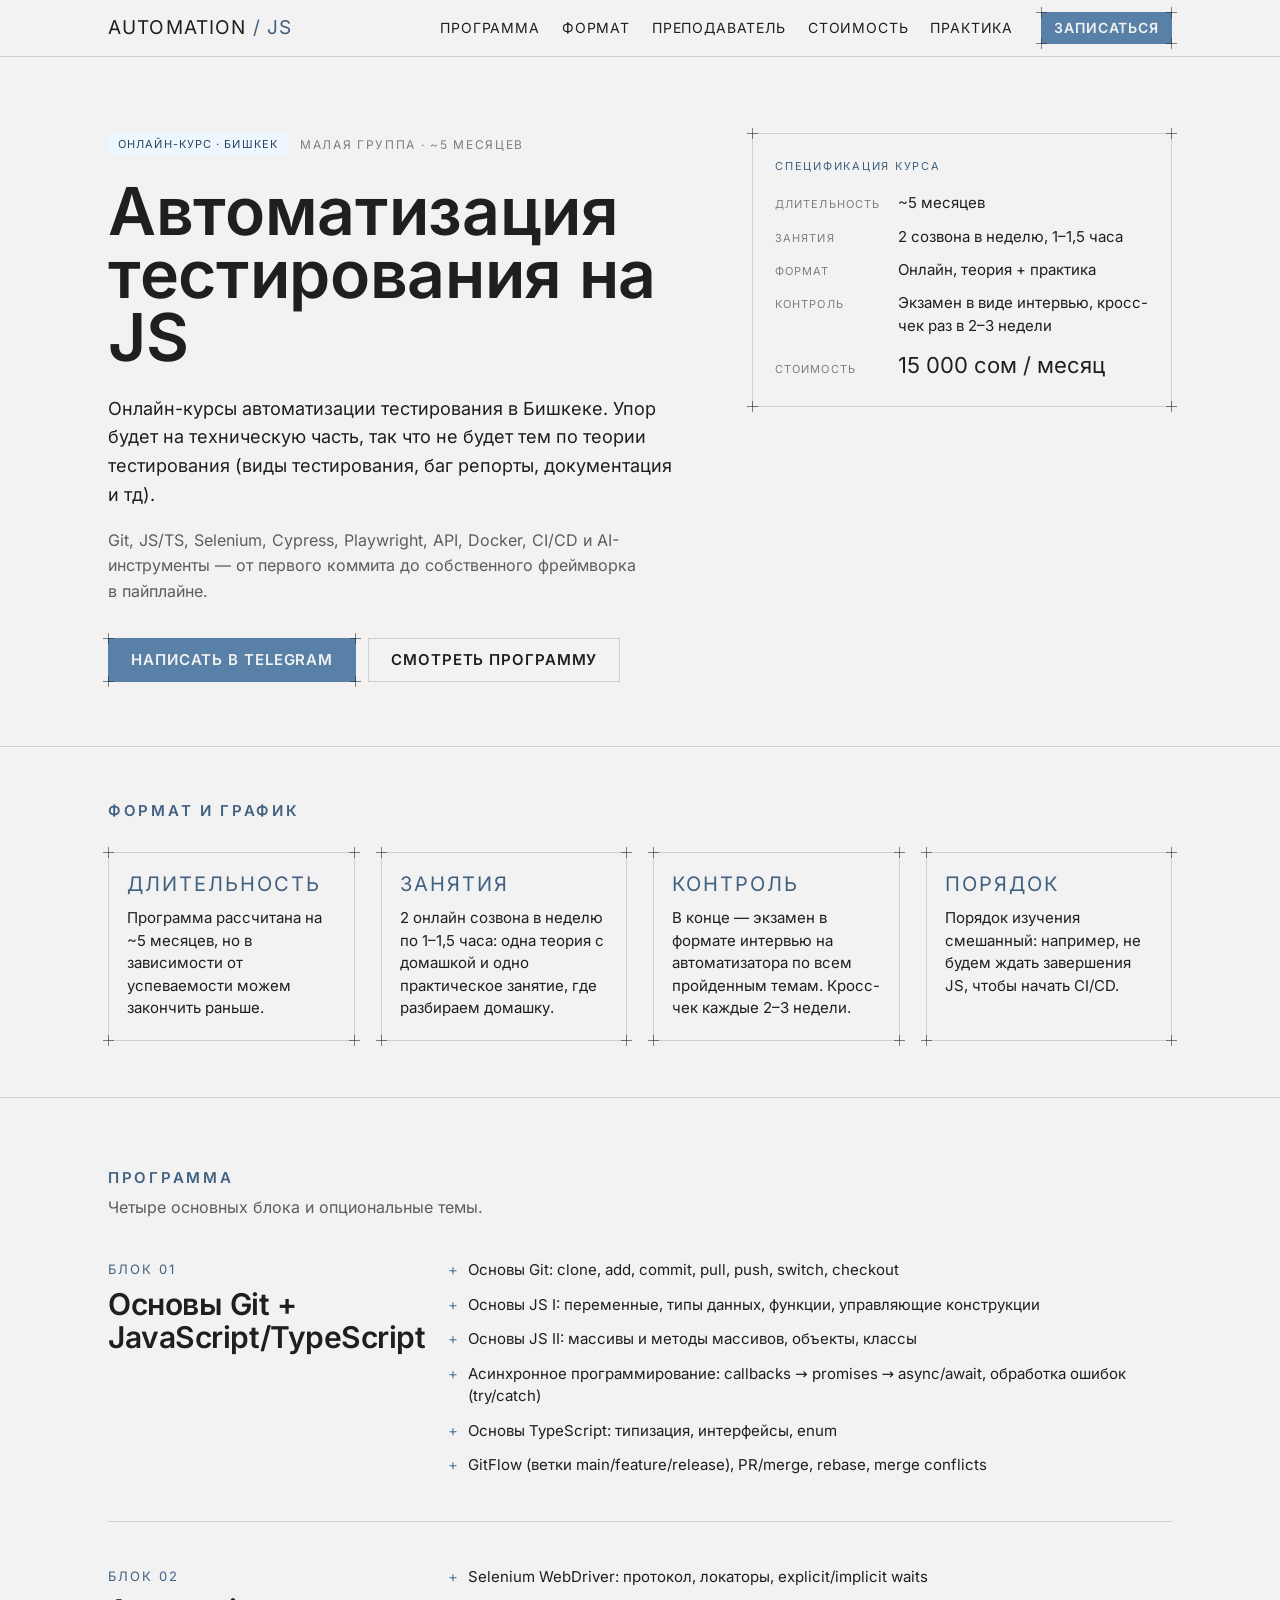
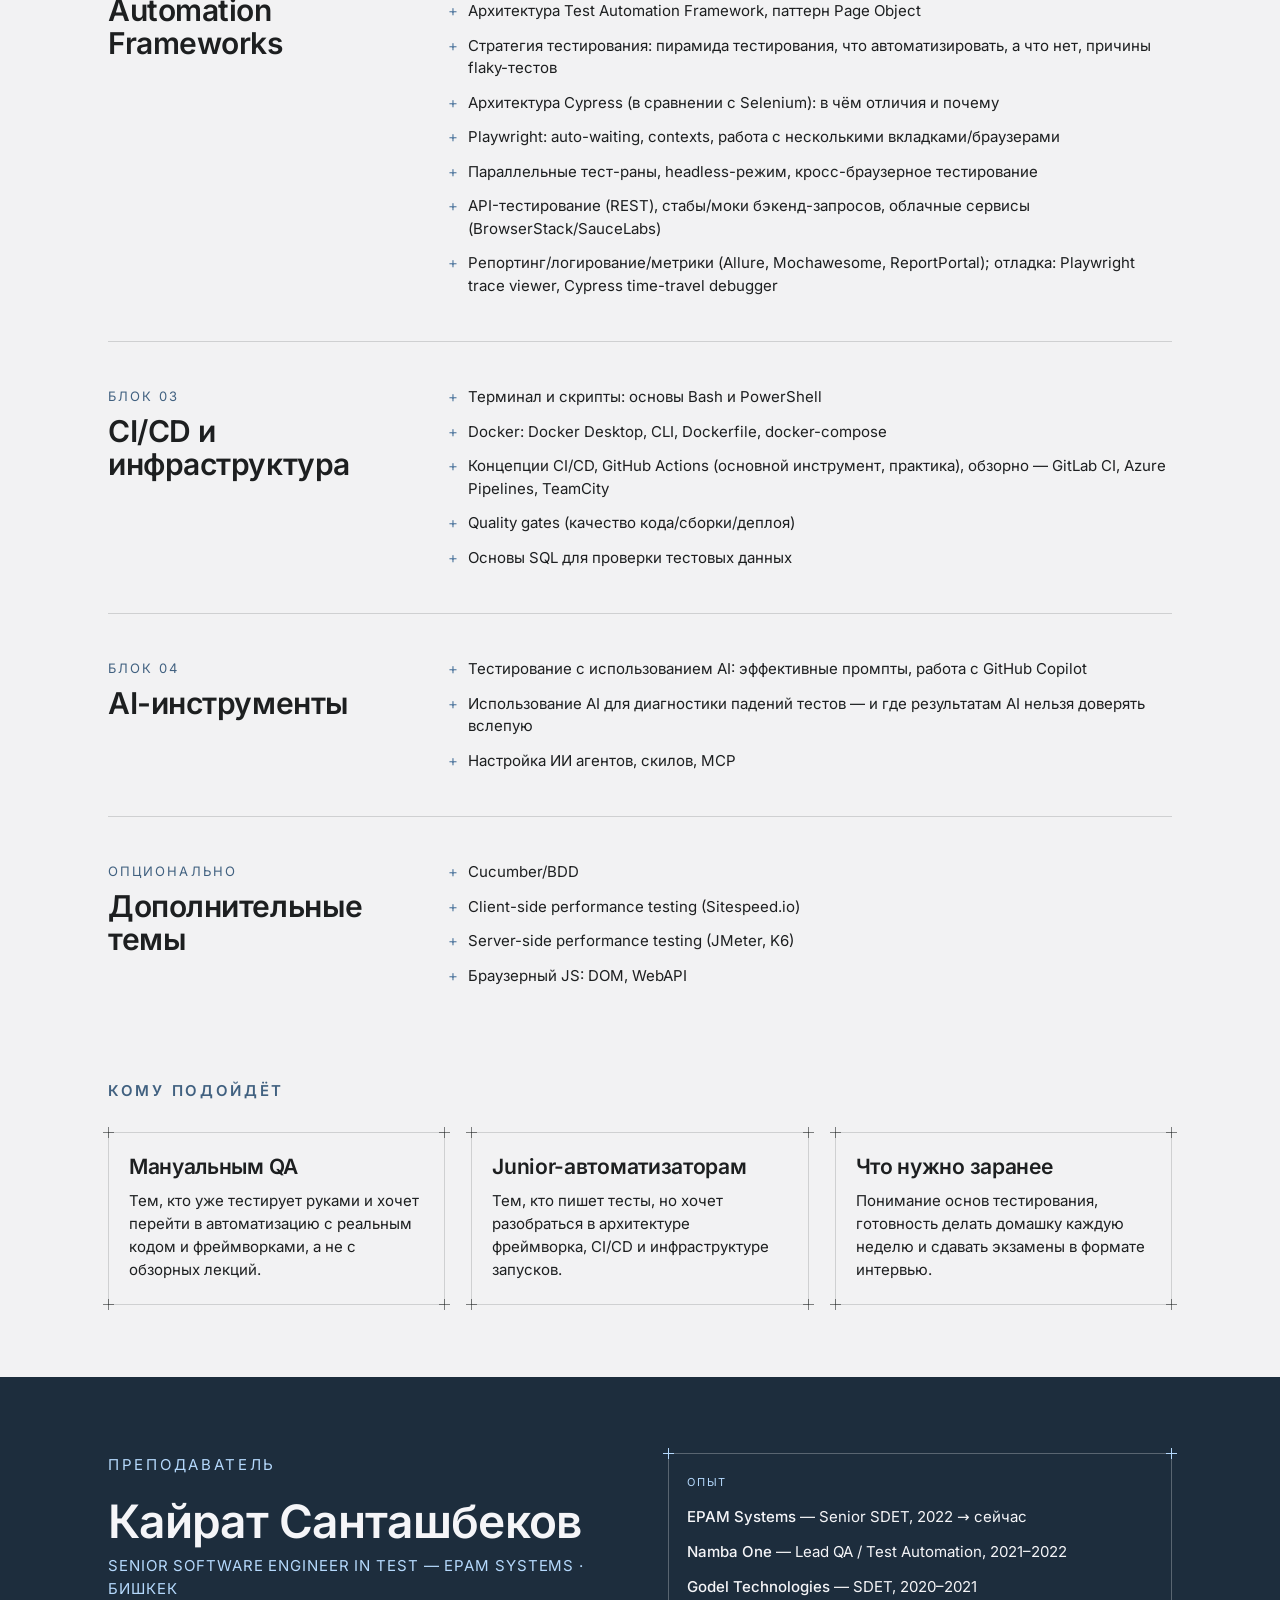
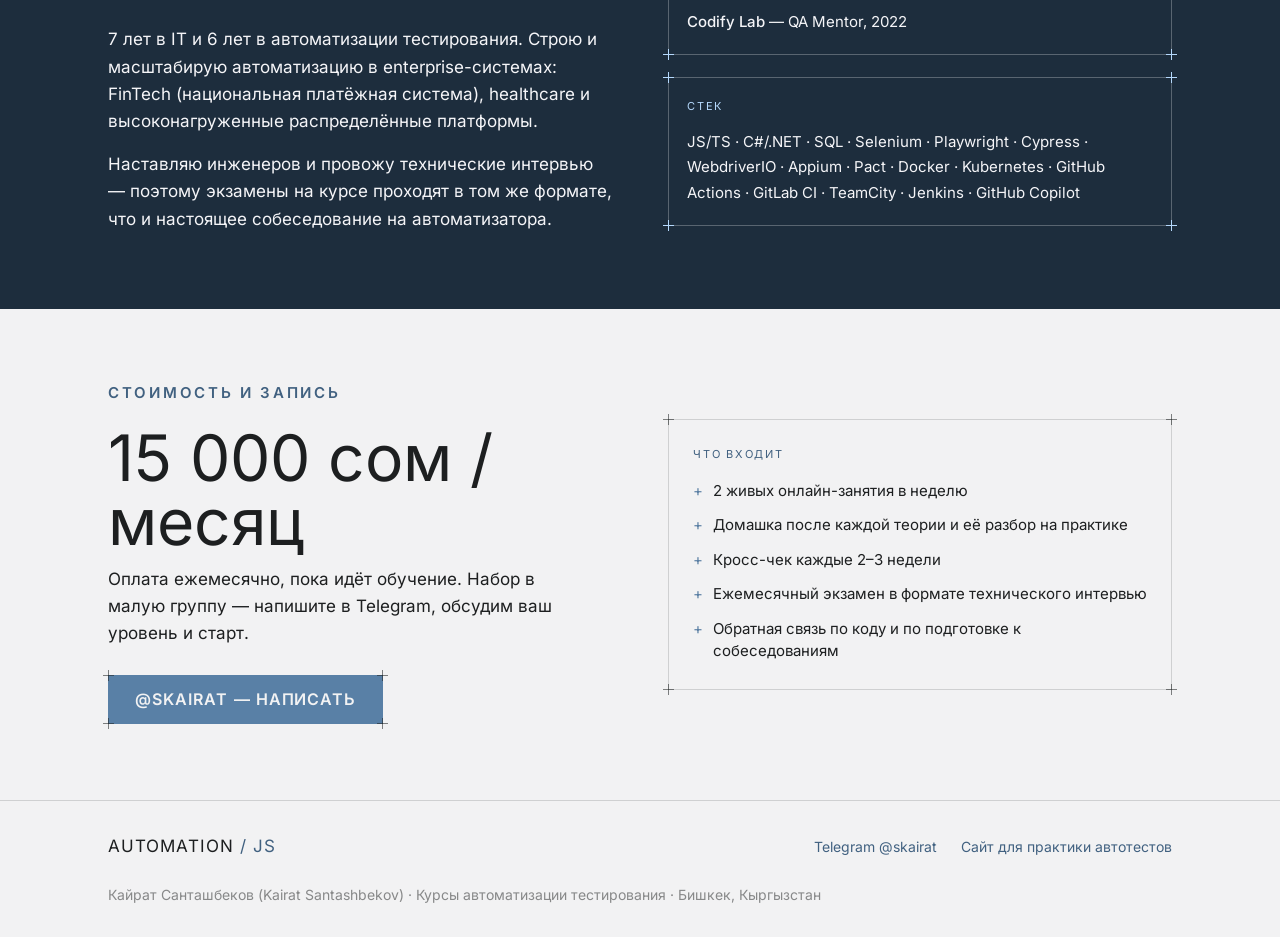
<file: index.html>
<!DOCTYPE html>
<html lang="ru">
<head>
  <meta charset="utf-8">
  <meta name="viewport" content="width=device-width, initial-scale=1">

  <!-- Primary SEO -->
  <title>Курсы автоматизации тестирования в Бишкеке — онлайн-курс | Кайрат Санташбеков</title>
  <meta name="description" content="Курсы автоматизации тестирования в Бишкеке (онлайн): Git, JS/TS, Selenium, Cypress, Playwright, API, Docker, CI/CD и AI-инструменты. Преподаватель — Кайрат Санташбеков (Kairat Santashbekov), Senior SDET из EPAM. Малая группа, практика, экзамены в формате интервью.">
  <meta name="keywords" content="курсы автоматизация тестирования в бишкек, курсы автоматизации тестирования в бишкеке, автоматизация тестирования Бишкек, курсы QA автоматизация Бишкек, обучение автоматизации тестирования Бишкек, курсы тестировщиков Бишкек, QA automation курсы Кыргызстан, SDET курсы Бишкек, курс автоматизации тестирования на JavaScript, Playwright курс, Cypress курс, Selenium курс, Санташбеков Кайрат, Кайрат Санташбеков, Santashbekov Kairat, Kairat Santashbekov">
  <meta name="author" content="Кайрат Санташбеков (Kairat Santashbekov)">
  <meta name="robots" content="index, follow, max-image-preview:large, max-snippet:-1, max-video-preview:-1">
  <meta name="language" content="Russian">
  <link rel="canonical" href="https://kairat.me/">

  <!-- Geo targeting: Bishkek, Kyrgyzstan -->
  <meta name="geo.region" content="KG-GB">
  <meta name="geo.placename" content="Бишкек">
  <meta name="geo.position" content="42.8746;74.5698">
  <meta name="ICBM" content="42.8746, 74.5698">

  <!-- Open Graph -->
  <meta property="og:type" content="website">
  <meta property="og:locale" content="ru_RU">
  <meta property="og:site_name" content="Automation / JS — Кайрат Санташбеков">
  <meta property="og:title" content="Курсы автоматизации тестирования в Бишкеке — онлайн-курс | Кайрат Санташбеков">
  <meta property="og:description" content="Онлайн-курс по автоматизации тестирования из Бишкека: Selenium, Cypress, Playwright, API, Docker, CI/CD и AI. Преподаватель — Кайрат Санташбеков, Senior SDET (EPAM).">
  <meta property="og:url" content="https://kairat.me/">
  <meta property="og:image" content="https://kairat.me/og-image.png">
  <meta property="og:image:type" content="image/png">
  <meta property="og:image:width" content="2400">
  <meta property="og:image:height" content="1260">
  <meta property="og:image:alt" content="Курс автоматизации тестирования — Кайрат Санташбеков, Бишкек">

  <!-- Twitter Card -->
  <meta name="twitter:card" content="summary_large_image">
  <meta name="twitter:title" content="Курсы автоматизации тестирования в Бишкеке | Кайрат Санташбеков">
  <meta name="twitter:description" content="Онлайн-курс по автоматизации тестирования из Бишкека: Selenium, Cypress, Playwright, API, Docker, CI/CD и AI. Преподаватель — Кайрат Санташбеков, Senior SDET (EPAM).">
  <meta name="twitter:image" content="https://kairat.me/og-image.png">

  <link rel="stylesheet" href="styles.css">
  <script src="app.js" defer></script>

  <!-- Structured data: Course + Instructor + Local business/geo -->
  <script type="application/ld+json">
  {
    "@context": "https://schema.org",
    "@graph": [
      {
        "@type": "Course",
        "@id": "https://kairat.me/#course",
        "name": "Курсы автоматизации тестирования в Бишкеке (онлайн)",
        "description": "Онлайн-курс по автоматизации тестирования на JavaScript/TypeScript: Git, Selenium, Cypress, Playwright, API-тестирование, Docker, CI/CD (GitHub Actions) и AI-инструменты. Малая группа, практика и экзамены в формате технического интервью.",
        "inLanguage": "ru",
        "url": "https://kairat.me/",
        "keywords": "курсы автоматизации тестирования в Бишкеке, автоматизация тестирования Бишкек, QA automation, SDET, Playwright, Cypress, Selenium",
        "provider": {
          "@type": "Organization",
          "name": "Automation / JS — Кайрат Санташбеков",
          "url": "https://kairat.me/",
          "areaServed": {
            "@type": "City",
            "name": "Бишкек",
            "address": {
              "@type": "PostalAddress",
              "addressLocality": "Бишкек",
              "addressCountry": "KG"
            }
          }
        },
        "hasCourseInstance": {
          "@type": "CourseInstance",
          "courseMode": "online",
          "courseWorkload": "P5M",
          "location": {
            "@type": "Place",
            "name": "Бишкек, Кыргызстан (онлайн)",
            "address": {
              "@type": "PostalAddress",
              "addressLocality": "Бишкек",
              "addressCountry": "KG"
            }
          },
          "instructor": { "@id": "https://kairat.me/#person" },
          "offers": {
            "@type": "Offer",
            "price": "15000",
            "priceCurrency": "KGS",
            "category": "monthly",
            "availability": "https://schema.org/InStock",
            "url": "https://t.me/skairat"
          }
        }
      },
      {
        "@type": "Person",
        "@id": "https://kairat.me/#person",
        "name": "Кайрат Санташбеков",
        "alternateName": ["Санташбеков Кайрат", "Kairat Santashbekov", "Santashbekov Kairat"],
        "jobTitle": "Senior Software Engineer in Test (SDET)",
        "description": "Senior SDET в EPAM Systems, 7 лет в IT и 6 лет в автоматизации тестирования. Преподаватель курса по автоматизации тестирования в Бишкеке.",
        "url": "https://kairat.me/",
        "worksFor": { "@type": "Organization", "name": "EPAM Systems" },
        "homeLocation": {
          "@type": "Place",
          "address": {
            "@type": "PostalAddress",
            "addressLocality": "Бишкек",
            "addressCountry": "KG"
          }
        },
        "knowsAbout": ["Автоматизация тестирования", "QA Automation", "SDET", "Selenium", "Playwright", "Cypress", "CI/CD", "Docker", "JavaScript", "TypeScript"],
        "sameAs": ["https://t.me/skairat"]
      }
    ]
  }
  </script>
</head>
<body>
<div style="color: var(--color-text); font-family: var(--font-body); min-height: 100vh; overflow-x: hidden">

  <header style="position: sticky; top: 0; z-index: 20; background: color-mix(in srgb, var(--color-bg) 92%, transparent); backdrop-filter: blur(6px); border-bottom: 1px solid var(--color-divider)">
    <div style="max-width: 1120px; margin: 0 auto; padding: 12px 28px; display: flex; align-items: center; gap: 28px">
      <div style="font-family: var(--font-heading); font-size: 19px; letter-spacing: 0.06em; text-transform: uppercase; margin-right: auto">Automation <span style="color: var(--color-accent-700)">/ JS</span></div>
      <nav class="nav-links" style="display: flex; gap: 22px; font-size: 14px; letter-spacing: 0.06em; text-transform: uppercase; font-family: var(--font-heading)">
        <a href="#program" style="color: var(--color-text)">Программа</a>
        <a href="#format" style="color: var(--color-text)">Формат</a>
        <a href="#about" style="color: var(--color-text)">Преподаватель</a>
        <a href="#price" style="color: var(--color-text)">Стоимость</a>
        <a href="/automation/" style="color: var(--color-text)">Практика</a>
      </nav>
      <a class="btn btn-primary blueprint" href="https://t.me/skairat" data-tg target="_blank" rel="noreferrer" style="font-family: var(--font-heading); letter-spacing: 0.06em; text-transform: uppercase; flex: none">
        <i class="corner tl"></i><i class="corner tr"></i><i class="corner bl"></i><i class="corner br"></i>
        Записаться
      </a>
    </div>
  </header>

  <section class="split" style="max-width: 1120px; margin: 0 auto; padding: 76px 28px 64px; display: grid; grid-template-columns: 1.4fr 1fr; gap: 56px; align-items: start">
    <div>
      <div style="display: flex; align-items: center; gap: 12px; margin-bottom: 24px; flex-wrap: wrap">
        <span class="tag tag-accent" style="font-family: var(--font-heading); letter-spacing: 0.1em; text-transform: uppercase">Онлайн-курс · Бишкек</span>
        <span style="font-size: 12px; letter-spacing: 0.14em; text-transform: uppercase; color: color-mix(in srgb, var(--color-text) 55%, transparent)">Малая группа · ~5 месяцев</span>
      </div>
      <h1 class="h1" style="font-family: var(--font-heading); font-size: 66px; line-height: 0.95; margin: 0 0 26px; letter-spacing: -0.005em; text-wrap: balance">Автоматизация<br>тестирования на JS</h1>
      <p style="font-size: 18px; line-height: 1.6; max-width: 54ch; margin: 0 0 18px; text-wrap: pretty">Онлайн-курсы автоматизации тестирования в Бишкеке. Упор будет на техническую часть, так что не будет тем по теории тестирования (виды тестирования, баг репорты, документация и тд).</p>
      <p style="font-size: 16px; line-height: 1.6; max-width: 54ch; margin: 0 0 34px; color: color-mix(in srgb, var(--color-text) 70%, transparent); text-wrap: pretty">Git, JS/TS, Selenium, Cypress, Playwright, API, Docker, CI/CD и AI-инструменты — от первого коммита до собственного фреймворка в пайплайне.</p>
      <div style="display: flex; gap: 12px; flex-wrap: wrap">
        <a class="btn btn-primary blueprint" href="https://t.me/skairat" data-tg target="_blank" rel="noreferrer" style="font-family: var(--font-heading); font-size: 15px; letter-spacing: 0.06em; text-transform: uppercase; padding: 12px 22px">
          <i class="corner tl"></i><i class="corner tr"></i><i class="corner bl"></i><i class="corner br"></i>
          Написать в Telegram
        </a>
        <a class="btn btn-secondary" href="#program" style="font-family: var(--font-heading); font-size: 15px; letter-spacing: 0.06em; text-transform: uppercase; padding: 12px 22px">Смотреть программу</a>
      </div>
    </div>

    <div class="blueprint" style="padding: 24px 22px; display: grid; gap: 0">
      <i class="corner tl"></i><i class="corner tr"></i><i class="corner bl"></i><i class="corner br"></i>
      <div style="font-size: 11px; letter-spacing: 0.16em; text-transform: uppercase; color: var(--color-accent-700); margin-bottom: 16px">Спецификация курса</div>
      <div style="display: grid; grid-template-columns: auto 1fr; gap: 10px 18px; font-size: 15px; align-items: baseline">
        <span style="font-size: 11px; letter-spacing: 0.1em; text-transform: uppercase; color: color-mix(in srgb, var(--color-text) 55%, transparent)">Длительность</span>
        <span>~5 месяцев</span>
        <span style="font-size: 11px; letter-spacing: 0.1em; text-transform: uppercase; color: color-mix(in srgb, var(--color-text) 55%, transparent)">Занятия</span>
        <span>2 созвона в неделю, 1–1,5 часа</span>
        <span style="font-size: 11px; letter-spacing: 0.1em; text-transform: uppercase; color: color-mix(in srgb, var(--color-text) 55%, transparent)">Формат</span>
        <span>Онлайн, теория + практика</span>
        <span style="font-size: 11px; letter-spacing: 0.1em; text-transform: uppercase; color: color-mix(in srgb, var(--color-text) 55%, transparent)">Контроль</span>
        <span>Экзамен в виде интервью, кросс-чек раз в 2–3 недели</span>
        <span style="font-size: 11px; letter-spacing: 0.1em; text-transform: uppercase; color: color-mix(in srgb, var(--color-text) 55%, transparent)">Стоимость</span>
        <span style="font-family: var(--font-heading); font-size: 22px"><span data-price>15 000 сом / месяц</span></span>
      </div>
    </div>
  </section>

  <section id="format" style="border-top: 1px solid var(--color-divider); border-bottom: 1px solid var(--color-divider)">
    <div style="max-width: 1120px; margin: 0 auto; padding: 56px 28px">
      <h2 style="font-family: var(--font-heading); font-size: 15px; letter-spacing: 0.18em; text-transform: uppercase; margin: 0 0 32px; color: var(--color-accent-700)">Формат и график</h2>
      <div class="cells2" style="display: grid; grid-template-columns: repeat(4, 1fr); gap: 26px">
        <div class="blueprint" style="padding: 20px 18px">
          <i class="corner tl"></i><i class="corner tr"></i><i class="corner bl"></i><i class="corner br"></i>
          <div style="font-family: var(--font-heading); font-size: 20px; line-height: 1.1; letter-spacing: 0.1em; text-transform: uppercase; color: var(--color-accent-700); margin-bottom: 12px">Длительность</div>
          <div style="font-size: 15px; line-height: 1.5">Программа рассчитана на ~5 месяцев, но в зависимости от успеваемости можем закончить раньше.</div>
        </div>
        <div class="blueprint" style="padding: 20px 18px">
          <i class="corner tl"></i><i class="corner tr"></i><i class="corner bl"></i><i class="corner br"></i>
          <div style="font-family: var(--font-heading); font-size: 20px; line-height: 1.1; letter-spacing: 0.1em; text-transform: uppercase; color: var(--color-accent-700); margin-bottom: 12px">Занятия</div>
          <div style="font-size: 15px; line-height: 1.5">2 онлайн созвона в неделю по 1–1,5 часа: одна теория с домашкой и одно практическое занятие, где разбираем домашку.</div>
        </div>
        <div class="blueprint" style="padding: 20px 18px">
          <i class="corner tl"></i><i class="corner tr"></i><i class="corner bl"></i><i class="corner br"></i>
          <div style="font-family: var(--font-heading); font-size: 20px; line-height: 1.1; letter-spacing: 0.1em; text-transform: uppercase; color: var(--color-accent-700); margin-bottom: 12px">Контроль</div>
          <div style="font-size: 15px; line-height: 1.5">В конце — экзамен в формате интервью на автоматизатора по всем пройденным темам. Кросс-чек каждые 2–3 недели.</div>
        </div>
        <div class="blueprint" style="padding: 20px 18px">
          <i class="corner tl"></i><i class="corner tr"></i><i class="corner bl"></i><i class="corner br"></i>
          <div style="font-family: var(--font-heading); font-size: 20px; line-height: 1.1; letter-spacing: 0.1em; text-transform: uppercase; color: var(--color-accent-700); margin-bottom: 12px">Порядок</div>
          <div style="font-size: 15px; line-height: 1.5">Порядок изучения смешанный: например, не будем ждать завершения JS, чтобы начать CI/CD.</div>
        </div>
      </div>
    </div>
  </section>

  <section id="program" style="max-width: 1120px; margin: 0 auto; padding: 72px 28px 24px">
    <h2 style="font-family: var(--font-heading); font-size: 15px; letter-spacing: 0.18em; text-transform: uppercase; margin: 0 0 8px; color: var(--color-accent-700)">Программа</h2>
    <p style="font-size: 16px; margin: 0 0 40px; color: color-mix(in srgb, var(--color-text) 70%, transparent)">Четыре основных блока и опциональные темы.</p>

    <div style="display: grid; gap: 44px">
      <div class="split" style="display: grid; grid-template-columns: 300px 1fr; gap: 40px; align-items: start">
        <div>
          <div style="font-family: var(--font-heading); font-size: 13px; letter-spacing: 0.16em; color: var(--color-accent-700); margin-bottom: 8px">БЛОК 01</div>
          <h3 style="font-family: var(--font-heading); font-size: 30px; line-height: 1.1; margin: 0">Основы Git + JavaScript/TypeScript</h3>
        </div>
        <ul class="prog-list" style="display: grid; gap: 12px">
          <li>Основы Git: clone, add, commit, pull, push, switch, checkout</li>
          <li>Основы JS I: переменные, типы данных, функции, управляющие конструкции</li>
          <li>Основы JS II: массивы и методы массивов, объекты, классы</li>
          <li>Асинхронное программирование: callbacks → promises → async/await, обработка ошибок (try/catch)</li>
          <li>Основы TypeScript: типизация, интерфейсы, enum</li>
          <li>GitFlow (ветки main/feature/release), PR/merge, rebase, merge conflicts</li>
        </ul>
      </div>

      <div class="split" style="display: grid; grid-template-columns: 300px 1fr; gap: 40px; align-items: start; border-top: 1px solid var(--color-divider); padding-top: 44px">
        <div>
          <div style="font-family: var(--font-heading); font-size: 13px; letter-spacing: 0.16em; color: var(--color-accent-700); margin-bottom: 8px">БЛОК 02</div>
          <h3 style="font-family: var(--font-heading); font-size: 30px; line-height: 1.1; margin: 0">Automation Frameworks</h3>
        </div>
        <ul class="prog-list" style="display: grid; gap: 12px">
          <li>Selenium WebDriver: протокол, локаторы, explicit/implicit waits</li>
          <li>Архитектура Test Automation Framework, паттерн Page Object</li>
          <li>Стратегия тестирования: пирамида тестирования, что автоматизировать, а что нет, причины flaky-тестов</li>
          <li>Архитектура Cypress (в сравнении с Selenium): в чём отличия и почему</li>
          <li>Playwright: auto-waiting, contexts, работа с несколькими вкладками/браузерами</li>
          <li>Параллельные тест-раны, headless-режим, кросс-браузерное тестирование</li>
          <li>API-тестирование (REST), стабы/моки бэкенд-запросов, облачные сервисы (BrowserStack/SauceLabs)</li>
          <li>Репортинг/логирование/метрики (Allure, Mochawesome, ReportPortal); отладка: Playwright trace viewer, Cypress time-travel debugger</li>
        </ul>
      </div>

      <div class="split" style="display: grid; grid-template-columns: 300px 1fr; gap: 40px; align-items: start; border-top: 1px solid var(--color-divider); padding-top: 44px">
        <div>
          <div style="font-family: var(--font-heading); font-size: 13px; letter-spacing: 0.16em; color: var(--color-accent-700); margin-bottom: 8px">БЛОК 03</div>
          <h3 style="font-family: var(--font-heading); font-size: 30px; line-height: 1.1; margin: 0">CI/CD и инфраструктура</h3>
        </div>
        <ul class="prog-list" style="display: grid; gap: 12px">
          <li>Терминал и скрипты: основы Bash и PowerShell</li>
          <li>Docker: Docker Desktop, CLI, Dockerfile, docker-compose</li>
          <li>Концепции CI/CD, GitHub Actions (основной инструмент, практика), обзорно — GitLab CI, Azure Pipelines, TeamCity</li>
          <li>Quality gates (качество кода/сборки/деплоя)</li>
          <li>Основы SQL для проверки тестовых данных</li>
        </ul>
      </div>

      <div class="split" style="display: grid; grid-template-columns: 300px 1fr; gap: 40px; align-items: start; border-top: 1px solid var(--color-divider); padding-top: 44px">
        <div>
          <div style="font-family: var(--font-heading); font-size: 13px; letter-spacing: 0.16em; color: var(--color-accent-700); margin-bottom: 8px">БЛОК 04</div>
          <h3 style="font-family: var(--font-heading); font-size: 30px; line-height: 1.1; margin: 0">AI-инструменты</h3>
        </div>
        <ul class="prog-list" style="display: grid; gap: 12px">
          <li>Тестирование с использованием AI: эффективные промпты, работа с GitHub Copilot</li>
          <li>Использование AI для диагностики падений тестов — и где результатам AI нельзя доверять вслепую</li>
          <li>Настройка ИИ агентов, скилов, MCP</li>
        </ul>
      </div>

      <div class="split" style="display: grid; grid-template-columns: 300px 1fr; gap: 40px; align-items: start; border-top: 1px solid var(--color-divider); padding-top: 44px">
        <div>
          <div style="font-family: var(--font-heading); font-size: 13px; letter-spacing: 0.16em; color: var(--color-accent-700); margin-bottom: 8px">ОПЦИОНАЛЬНО</div>
          <h3 style="font-family: var(--font-heading); font-weight: var(--font-heading-weight); font-size: 30px; line-height: 1.1; margin: 0">Дополнительные темы</h3>
        </div>
        <ul class="prog-list" style="display: grid; gap: 12px">
          <li>Cucumber/BDD</li>
          <li>Client-side performance testing (Sitespeed.io)</li>
          <li>Server-side performance testing (JMeter, K6)</li>
          <li>Браузерный JS: DOM, WebAPI</li>
        </ul>
      </div>
    </div>
  </section>

  <section id="who" style="max-width: 1120px; margin: 0 auto; padding: 72px 28px">
    <h2 style="font-family: var(--font-heading); font-size: 15px; letter-spacing: 0.18em; text-transform: uppercase; margin: 0 0 32px; color: var(--color-accent-700)">Кому подойдёт</h2>
    <div class="cells2" style="display: grid; grid-template-columns: repeat(3, 1fr); gap: 26px">
      <div class="blueprint" style="padding: 22px 20px">
        <i class="corner tl"></i><i class="corner tr"></i><i class="corner bl"></i><i class="corner br"></i>
        <h3 style="font-family: var(--font-heading); font-size: 21px; margin: 0 0 10px">Мануальным QA</h3>
        <p style="margin: 0; font-size: 15px; line-height: 1.55">Тем, кто уже тестирует руками и хочет перейти в автоматизацию с реальным кодом и фреймворками, а не с обзорных лекций.</p>
      </div>
      <div class="blueprint" style="padding: 22px 20px">
        <i class="corner tl"></i><i class="corner tr"></i><i class="corner bl"></i><i class="corner br"></i>
        <h3 style="font-family: var(--font-heading); font-size: 21px; margin: 0 0 10px">Junior-автоматизаторам</h3>
        <p style="margin: 0; font-size: 15px; line-height: 1.55">Тем, кто пишет тесты, но хочет разобраться в архитектуре фреймворка, CI/CD и инфраструктуре запусков.</p>
      </div>
      <div class="blueprint" style="padding: 22px 20px">
        <i class="corner tl"></i><i class="corner tr"></i><i class="corner bl"></i><i class="corner br"></i>
        <h3 style="font-family: var(--font-heading); font-size: 21px; margin: 0 0 10px">Что нужно заранее</h3>
        <p style="margin: 0; font-size: 15px; line-height: 1.55">Понимание основ тестирования, готовность делать домашку каждую неделю и сдавать экзамены в формате интервью.</p>
      </div>
    </div>
  </section>

  <section id="about" style="background: var(--color-accent-900); color: var(--color-neutral-100)">
    <div class="split" style="max-width: 1120px; margin: 0 auto; padding: 76px 28px; display: grid; grid-template-columns: 1fr 1fr; gap: 56px; align-items: start">
      <div>
        <div style="font-family: var(--font-heading); font-size: 15px; letter-spacing: 0.18em; text-transform: uppercase; margin-bottom: 22px; color: var(--color-accent-300)">Преподаватель</div>
        <h2 style="font-family: var(--font-heading); font-size: 46px; line-height: 1; margin: 0 0 10px">Кайрат Санташбеков</h2>
        <div style="font-size: 15px; letter-spacing: 0.06em; text-transform: uppercase; color: var(--color-accent-300); margin-bottom: 26px">Senior Software Engineer in Test — EPAM Systems · Бишкек</div>
        <p style="font-size: 17px; line-height: 1.6; margin: 0 0 16px; max-width: 48ch; text-wrap: pretty">7 лет в IT и 6 лет в автоматизации тестирования. Строю и масштабирую автоматизацию в enterprise-системах: FinTech (национальная платёжная система), healthcare и высоконагруженные распределённые платформы.</p>
        <p style="font-size: 17px; line-height: 1.6; margin: 0; max-width: 48ch; text-wrap: pretty">Наставляю инженеров и провожу технические интервью — поэтому экзамены на курсе проходят в том же формате, что и настоящее собеседование на автоматизатора.</p>
      </div>
      <div style="display: grid; gap: 22px">
        <div class="blueprint" style="padding: 20px 18px; border-color: color-mix(in srgb, var(--color-neutral-100) 28%, transparent)">
          <i class="corner tl" style="color: var(--color-accent-300)"></i><i class="corner tr" style="color: var(--color-accent-300)"></i><i class="corner bl" style="color: var(--color-accent-300)"></i><i class="corner br" style="color: var(--color-accent-300)"></i>
          <div style="font-size: 11px; letter-spacing: 0.16em; text-transform: uppercase; color: var(--color-accent-300); margin-bottom: 14px">Опыт</div>
          <div style="display: grid; gap: 12px; font-size: 15px">
            <div><strong style="font-weight: 500">EPAM Systems</strong> — Senior SDET, 2022 → сейчас</div>
            <div><strong style="font-weight: 500">Namba One</strong> — Lead QA / Test Automation, 2021–2022</div>
            <div><strong style="font-weight: 500">Godel Technologies</strong> — SDET, 2020–2021</div>
            <div><strong style="font-weight: 500">Codify Lab</strong> — QA Mentor, 2022</div>
          </div>
        </div>
        <div class="blueprint" style="padding: 20px 18px; border-color: color-mix(in srgb, var(--color-neutral-100) 28%, transparent)">
          <i class="corner tl" style="color: var(--color-accent-300)"></i><i class="corner tr" style="color: var(--color-accent-300)"></i><i class="corner bl" style="color: var(--color-accent-300)"></i><i class="corner br" style="color: var(--color-accent-300)"></i>
          <div style="font-size: 11px; letter-spacing: 0.16em; text-transform: uppercase; color: var(--color-accent-300); margin-bottom: 14px">Стек</div>
          <div style="font-size: 15px; line-height: 1.7">JS/TS · C#/.NET · SQL · Selenium · Playwright · Cypress · WebdriverIO · Appium · Pact · Docker · Kubernetes · GitHub Actions · GitLab CI · TeamCity · Jenkins · GitHub Copilot</div>
        </div>
      </div>
    </div>
  </section>

  <section id="price" style="max-width: 1120px; margin: 0 auto; padding: 76px 28px">
    <div class="split" style="display: grid; grid-template-columns: 1fr 1fr; gap: 56px; align-items: center">
      <div>
        <h2 style="font-family: var(--font-heading); font-size: 15px; letter-spacing: 0.18em; text-transform: uppercase; margin: 0 0 24px; color: var(--color-accent-700)">Стоимость и запись</h2>
        <div style="font-family: var(--font-heading); font-size: 64px; line-height: 1; margin-bottom: 12px"><span data-price>15 000 сом / месяц</span></div>
        <p style="font-size: 17px; line-height: 1.6; margin: 0 0 28px; max-width: 44ch; text-wrap: pretty">Оплата ежемесячно, пока идёт обучение. Набор в малую группу — напишите в Telegram, обсудим ваш уровень и старт.</p>
        <a class="btn btn-primary blueprint" href="https://t.me/skairat" data-tg target="_blank" rel="noreferrer" style="font-family: var(--font-heading); font-size: 16px; letter-spacing: 0.06em; text-transform: uppercase; padding: 14px 26px">
          <i class="corner tl"></i><i class="corner tr"></i><i class="corner bl"></i><i class="corner br"></i>
          <span data-tg-handle>@skairat</span> — написать
        </a>
      </div>
      <div class="blueprint" style="padding: 26px 24px">
        <i class="corner tl"></i><i class="corner tr"></i><i class="corner bl"></i><i class="corner br"></i>
        <div style="font-size: 11px; letter-spacing: 0.16em; text-transform: uppercase; color: var(--color-accent-700); margin-bottom: 16px">Что входит</div>
        <ul class="prog-list" style="display: grid; gap: 12px">
          <li>2 живых онлайн-занятия в неделю</li>
          <li>Домашка после каждой теории и её разбор на практике</li>
          <li>Кросс-чек каждые 2–3 недели</li>
          <li>Ежемесячный экзамен в формате технического интервью</li>
          <li>Обратная связь по коду и по подготовке к собеседованиям</li>
        </ul>
      </div>
    </div>
  </section>

  <footer style="border-top: 1px solid var(--color-divider)">
    <div style="max-width: 1120px; margin: 0 auto; padding: 32px 28px; display: flex; gap: 24px; align-items: center; flex-wrap: wrap; font-size: 14px">
      <div style="font-family: var(--font-heading); font-size: 17px; letter-spacing: 0.06em; text-transform: uppercase; margin-right: auto">Automation <span style="color: var(--color-accent-700)">/ JS</span></div>
      <a href="https://t.me/skairat" data-tg target="_blank" rel="noreferrer">Telegram <span data-tg-handle>@skairat</span></a>
      <a href="/automation/">Сайт для практики автотестов</a>
      <span style="color: color-mix(in srgb, var(--color-text) 50%, transparent)">Кайрат Санташбеков (Kairat Santashbekov) · Курсы автоматизации тестирования · Бишкек, Кыргызстан</span>
    </div>
  </footer>
</div>
</body>
</html>
</file>
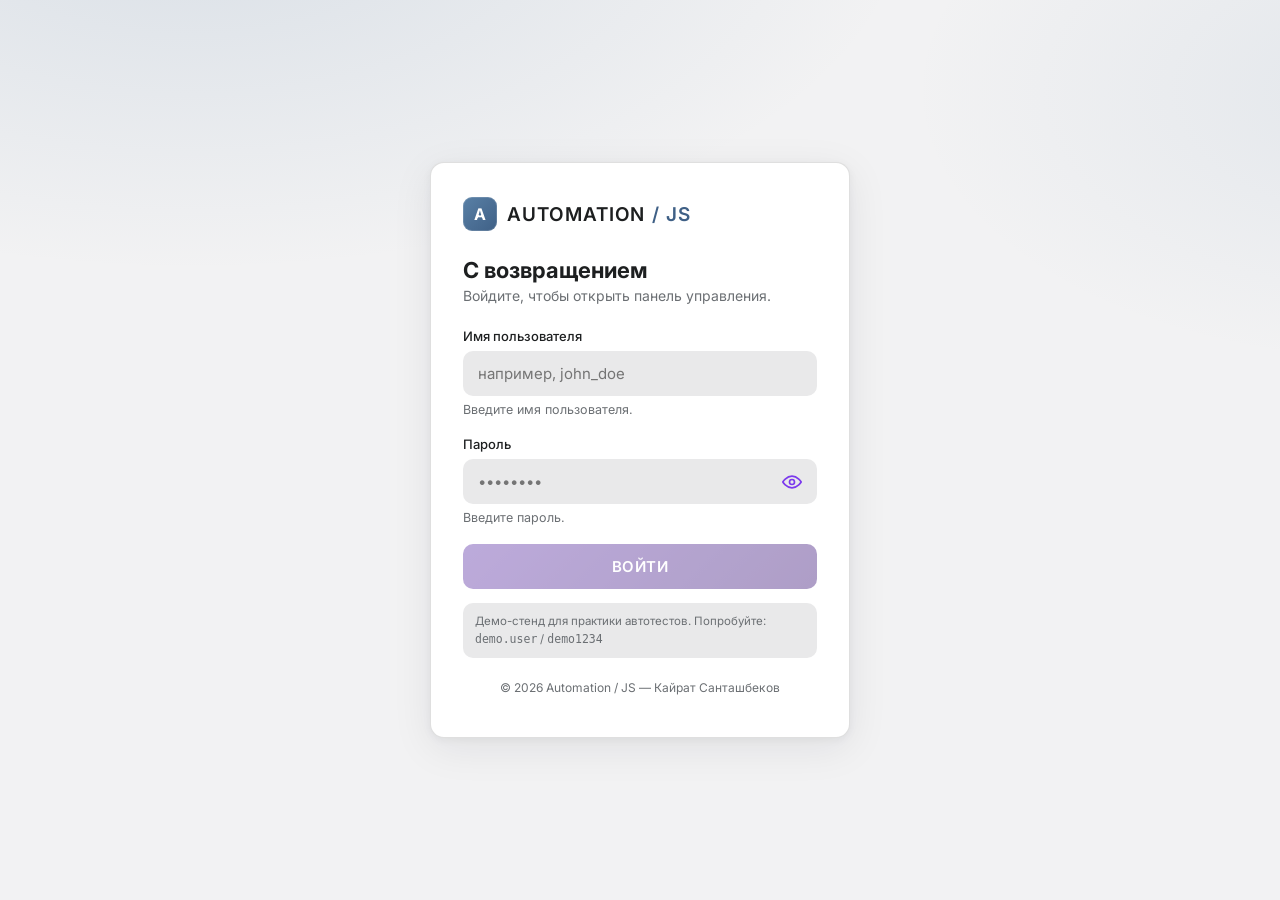
<file: automation/index.html>
<!DOCTYPE html>
<html lang="ru">
<head>
  <meta charset="utf-8">
  <meta name="viewport" content="width=device-width, initial-scale=1">
  <meta name="robots" content="noindex, nofollow">
  <title>Вход — Automation / JS</title>

  <link rel="preconnect" href="https://fonts.googleapis.com">
  <link rel="preconnect" href="https://fonts.gstatic.com" crossorigin>
  <link href="https://fonts.googleapis.com/css2?family=Inter:wght@400;500;600;700&display=swap" rel="stylesheet">

  <style>
    :root {
      --color-bg: #f2f2f3;
      --color-surface: #ffffff;
      --color-surface-2: #e9e9ea;
      --color-text: #1d1f20;
      --color-muted: #6b6f73;
      --color-accent: #5980a6;
      --color-accent-700: #3f6086;
      --color-danger: #c0392b;
      --color-ok: #2e7d54;
      --color-button: #7c3aed;
      --color-button-700: #5b21b6;
      --color-divider: color-mix(in srgb, #1d1f20 14%, transparent);
      --font-heading: "Inter", system-ui, sans-serif;
      --font-body: "Inter", system-ui, sans-serif;
      --radius: 14px;
      --shadow: 0 10px 40px rgba(29, 31, 32, 0.08), 0 2px 8px rgba(29, 31, 32, 0.05);
    }

    * { box-sizing: border-box; }

    body {
      margin: 0;
      min-height: 100vh;
      font-family: var(--font-body);
      color: var(--color-text);
      background:
        radial-gradient(1200px 600px at 15% -10%, rgba(89, 128, 166, 0.16), transparent 60%),
        radial-gradient(900px 500px at 110% 10%, rgba(89, 128, 166, 0.10), transparent 55%),
        var(--color-bg);
      display: flex;
      align-items: center;
      justify-content: center;
      padding: 24px;
    }

    .card {
      width: 100%;
      max-width: 420px;
      background: var(--color-surface);
      border: 1px solid var(--color-divider);
      border-radius: var(--radius);
      box-shadow: var(--shadow);
      padding: 34px 32px 30px;
    }

    .brand {
      display: flex;
      align-items: center;
      gap: 10px;
      font-family: var(--font-heading);
      font-weight: 600;
      font-size: 19px;
      letter-spacing: 0.06em;
      text-transform: uppercase;
      margin-bottom: 26px;
    }
    .brand .mark {
      width: 34px; height: 34px;
      border-radius: 9px;
      display: grid; place-items: center;
      background: linear-gradient(135deg, var(--color-accent), var(--color-accent-700));
      color: #fff;
      font-size: 16px; font-weight: 700;
      letter-spacing: 0;
      box-shadow: inset 0 0 0 1px rgba(255,255,255,0.15);
    }
    .brand .accent { color: var(--color-accent-700); }

    h1 {
      font-family: var(--font-heading);
      font-size: 22px;
      margin: 0 0 4px;
    }
    .subtitle {
      color: var(--color-muted);
      font-size: 14px;
      margin: 0 0 24px;
    }

    .field { margin-bottom: 18px; }
    .field label {
      display: block;
      font-size: 13px;
      font-weight: 500;
      margin-bottom: 7px;
    }

    .control { position: relative; }

    input[type="text"],
    input[type="password"] {
      width: 100%;
      padding: 12px 14px;
      font-size: 15px;
      font-family: var(--font-body);
      color: var(--color-text);
      background: var(--color-surface-2);
      border: 1.5px solid transparent;
      border-radius: 10px;
      outline: none;
      transition: border-color .15s ease, background .15s ease, box-shadow .15s ease;
    }
    input.has-eye { padding-right: 46px; }

    input:focus {
      background: #fff;
      border-color: var(--color-accent);
      box-shadow: 0 0 0 3px rgba(89, 128, 166, 0.18);
    }
    input.invalid {
      border-color: color-mix(in srgb, var(--color-danger) 60%, transparent);
    }
    input.valid {
      border-color: color-mix(in srgb, var(--color-ok) 55%, transparent);
    }

    .eye-btn {
      position: absolute;
      right: 8px; top: 50%;
      transform: translateY(-50%);
      width: 34px; height: 34px;
      border: none;
      background: transparent;
      cursor: pointer;
      display: grid; place-items: center;
      color: var(--color-button);
      border-radius: 8px;
    }
    .eye-btn:hover { color: var(--color-button-700); background: rgba(124, 58, 237, 0.10); }
    .eye-btn:focus-visible { outline: 2px solid var(--color-button); }

    .hint {
      min-height: 16px;
      font-size: 12.5px;
      margin-top: 6px;
      color: var(--color-muted);
    }
    .hint.error { color: var(--color-danger); }

    .form-error {
      display: none;
      align-items: center;
      gap: 8px;
      background: color-mix(in srgb, var(--color-danger) 10%, #fff);
      border: 1px solid color-mix(in srgb, var(--color-danger) 35%, transparent);
      color: var(--color-danger);
      font-size: 13.5px;
      padding: 10px 12px;
      border-radius: 10px;
      margin-bottom: 18px;
    }
    .form-error.show { display: flex; }

    button.submit {
      width: 100%;
      padding: 13px 16px;
      font-family: var(--font-heading);
      font-size: 15px;
      font-weight: 600;
      letter-spacing: 0.04em;
      text-transform: uppercase;
      color: #fff;
      background: linear-gradient(135deg, var(--color-button), var(--color-button-700));
      border: none;
      border-radius: 10px;
      cursor: pointer;
      transition: opacity .15s ease, transform .05s ease;
    }
    button.submit:hover:not(:disabled) { opacity: 0.94; }
    button.submit:active:not(:disabled) { transform: translateY(1px); }
    button.submit:disabled {
      cursor: not-allowed;
      opacity: 0.45;
      filter: grayscale(0.4);
    }

    .foot {
      margin-top: 22px;
      text-align: center;
      font-size: 12px;
      color: var(--color-muted);
    }
    .foot code {
      background: var(--color-surface-2);
      padding: 1px 6px;
      border-radius: 5px;
      font-size: 11.5px;
    }
    .demo-note {
      margin-top: 14px;
      font-size: 11.5px;
      line-height: 1.5;
      color: var(--color-muted);
      background: var(--color-surface-2);
      border-radius: 10px;
      padding: 10px 12px;
    }
  </style>
</head>
<body>
  <main class="card" role="main">
    <div class="brand">
      <span class="mark">A</span>
      <span>Automation <span class="accent">/ JS</span></span>
    </div>

    <h1>С возвращением</h1>
    <p class="subtitle">Войдите, чтобы открыть панель управления.</p>

    <div class="form-error" id="form-error" data-testid="form-error" role="alert" aria-live="assertive">
      <svg width="16" height="16" viewBox="0 0 24 24" fill="none" stroke="currentColor" stroke-width="2" aria-hidden="true">
        <circle cx="12" cy="12" r="10"></circle><line x1="12" y1="8" x2="12" y2="12"></line><line x1="12" y1="16" x2="12.01" y2="16"></line>
      </svg>
      <span id="form-error-text">Неверное имя пользователя или пароль.</span>
    </div>

    <form id="login-form" novalidate autocomplete="off">
      <div class="field">
        <label for="username">Имя пользователя</label>
        <div class="control">
          <input type="text" id="username" name="username" data-testid="username-input"
                 autocomplete="username" placeholder="например, john_doe" aria-describedby="username-hint">
        </div>
        <div class="hint" id="username-hint" data-testid="username-hint">3–16 символов: латиница, цифры, точка и подчёркивание.</div>
      </div>

      <div class="field">
        <label for="password">Пароль</label>
        <div class="control">
          <input type="password" id="password" name="password" class="has-eye" data-testid="password-input"
                 autocomplete="current-password" placeholder="••••••••" aria-describedby="password-hint">
          <button type="button" class="eye-btn" id="toggle-password" data-testid="toggle-password"
                  aria-label="Показать пароль" aria-pressed="false" tabindex="0">
            <svg id="eye-open" width="20" height="20" viewBox="0 0 24 24" fill="none" stroke="currentColor" stroke-width="2" aria-hidden="true">
              <path d="M1 12s4-7 11-7 11 7 11 7-4 7-11 7-11-7-11-7z"></path><circle cx="12" cy="12" r="3"></circle>
            </svg>
            <svg id="eye-closed" width="20" height="20" viewBox="0 0 24 24" fill="none" stroke="currentColor" stroke-width="2" aria-hidden="true" style="display:none">
              <path d="M17.94 17.94A10.07 10.07 0 0 1 12 20c-7 0-11-8-11-8a18.45 18.45 0 0 1 5.06-5.94M9.9 4.24A9.12 9.12 0 0 1 12 4c7 0 11 8 11 8a18.5 18.5 0 0 1-2.16 3.19m-6.72-1.07a3 3 0 1 1-4.24-4.24"></path><line x1="1" y1="1" x2="23" y2="23"></line>
            </svg>
          </button>
        </div>
        <div class="hint" id="password-hint" data-testid="password-hint">От 3 до 16 символов.</div>
      </div>

      <button type="submit" class="submit" id="submit-btn" data-testid="submit-button" disabled>Войти</button>
    </form>

    <div class="demo-note" data-testid="demo-hint">
      Демо-стенд для практики автотестов. Попробуйте: <code>demo.user</code> / <code>demo1234</code>
    </div>

    <p class="foot">© <span id="year"></span> Automation / JS — Кайрат Санташбеков</p>
  </main>

  <script>
    "use strict";

    // ---- Configuration -----------------------------------------------------
    var TOKEN_KEY = "demo_access_token";
    var TOKEN_TTL_MS = 60 * 60 * 1000; // 1 hour

    // Hardcoded "user database". No backend involved — this is a mock.
    var USERS = [
      { username: "demo.user", password: "demo1234" },
      { username: "qa_lead",   password: "Passw0rd" },
      { username: "a.smith",   password: "secret99" },
      { username: "john_doe",  password: "test123"  }
    ];

    // username: latin letters, digits, dot and underscore only, 3–16 chars,
    // no whitespace anywhere.
    var USERNAME_RE = /^[A-Za-z0-9._]{3,16}$/;

    // ---- Token helpers -----------------------------------------------------
    function readToken() {
      try {
        var raw = localStorage.getItem(TOKEN_KEY);
        if (!raw) return null;
        var data = JSON.parse(raw);
        if (!data || typeof data.expiresAt !== "number") return null;
        if (Date.now() >= data.expiresAt) {
          localStorage.removeItem(TOKEN_KEY);
          return null;
        }
        return data;
      } catch (e) {
        return null;
      }
    }

    function makeToken() {
      // A random, opaque-looking token. Purely cosmetic — nothing verifies it.
      var rand = Math.random().toString(36).slice(2) + Math.random().toString(36).slice(2);
      return {
        token: "mock." + rand,
        username: null,
        issuedAt: Date.now(),
        expiresAt: Date.now() + TOKEN_TTL_MS
      };
    }

    // If already authenticated, skip the login screen entirely.
    if (readToken()) {
      window.location.replace("admin.html");
    }

    // ---- Validation --------------------------------------------------------
    var form = document.getElementById("login-form");
    var usernameInput = document.getElementById("username");
    var passwordInput = document.getElementById("password");
    var usernameHint = document.getElementById("username-hint");
    var passwordHint = document.getElementById("password-hint");
    var submitBtn = document.getElementById("submit-btn");
    var formError = document.getElementById("form-error");
    var formErrorText = document.getElementById("form-error-text");

    function validateUsername() {
      var v = usernameInput.value;
      if (v.length === 0) return { ok: false, msg: "Введите имя пользователя." };
      if (/\s/.test(v)) return { ok: false, msg: "Пробелы не допускаются." };
      if (v.length < 3) return { ok: false, msg: "Минимум 3 символа." };
      if (v.length > 16) return { ok: false, msg: "Максимум 16 символов." };
      if (!USERNAME_RE.test(v)) return { ok: false, msg: "Только латиница, цифры, точка и подчёркивание." };
      return { ok: true, msg: "3–16 символов: латиница, цифры, точка и подчёркивание." };
    }

    function validatePassword() {
      var v = passwordInput.value;
      if (v.length === 0) return { ok: false, msg: "Введите пароль." };
      if (v.length < 3) return { ok: false, msg: "Минимум 3 символа." };
      if (v.length > 16) return { ok: false, msg: "Максимум 16 символов." };
      return { ok: true, msg: "От 3 до 16 символов." };
    }

    function paint(input, hintEl, result, touched) {
      hintEl.textContent = result.msg;
      input.classList.toggle("invalid", touched && !result.ok);
      input.classList.toggle("valid", result.ok && input.value.length > 0);
      hintEl.classList.toggle("error", touched && !result.ok);
    }

    var usernameTouched = false;
    var passwordTouched = false;

    function refresh() {
      var u = validateUsername();
      var p = validatePassword();
      paint(usernameInput, usernameHint, u, usernameTouched);
      paint(passwordInput, passwordHint, p, passwordTouched);
      submitBtn.disabled = !(u.ok && p.ok);
      return u.ok && p.ok;
    }

    function hideFormError() { formError.classList.remove("show"); }

    usernameInput.addEventListener("input", function () { usernameTouched = true; hideFormError(); refresh(); });
    passwordInput.addEventListener("input", function () { passwordTouched = true; hideFormError(); refresh(); });
    usernameInput.addEventListener("blur", function () { usernameTouched = true; refresh(); });
    passwordInput.addEventListener("blur", function () { passwordTouched = true; refresh(); });

    // ---- Password reveal toggle -------------------------------------------
    var toggleBtn = document.getElementById("toggle-password");
    var eyeOpen = document.getElementById("eye-open");
    var eyeClosed = document.getElementById("eye-closed");

    toggleBtn.addEventListener("click", function () {
      var revealed = passwordInput.type === "text";
      passwordInput.type = revealed ? "password" : "text";
      eyeOpen.style.display = revealed ? "block" : "none";
      eyeClosed.style.display = revealed ? "none" : "block";
      toggleBtn.setAttribute("aria-pressed", String(!revealed));
      toggleBtn.setAttribute("aria-label", revealed ? "Показать пароль" : "Скрыть пароль");
      passwordInput.focus();
    });

    // ---- Submit ------------------------------------------------------------
    form.addEventListener("submit", function (e) {
      e.preventDefault();
      usernameTouched = true;
      passwordTouched = true;
      if (!refresh()) return;

      var username = usernameInput.value;
      var password = passwordInput.value;

      var match = USERS.some(function (u) {
        return u.username === username && u.password === password;
      });

      if (!match) {
        formErrorText.textContent = "Неверное имя пользователя или пароль.";
        formError.classList.add("show");
        passwordInput.classList.add("invalid");
        return;
      }

      var token = makeToken();
      token.username = username;
      try {
        localStorage.setItem(TOKEN_KEY, JSON.stringify(token));
      } catch (err) { /* storage disabled — nothing we can do in a mock */ }

      window.location.replace("admin.html");
    });

    document.getElementById("year").textContent = new Date().getFullYear();
    refresh();
  </script>
</body>
</html>
</file>
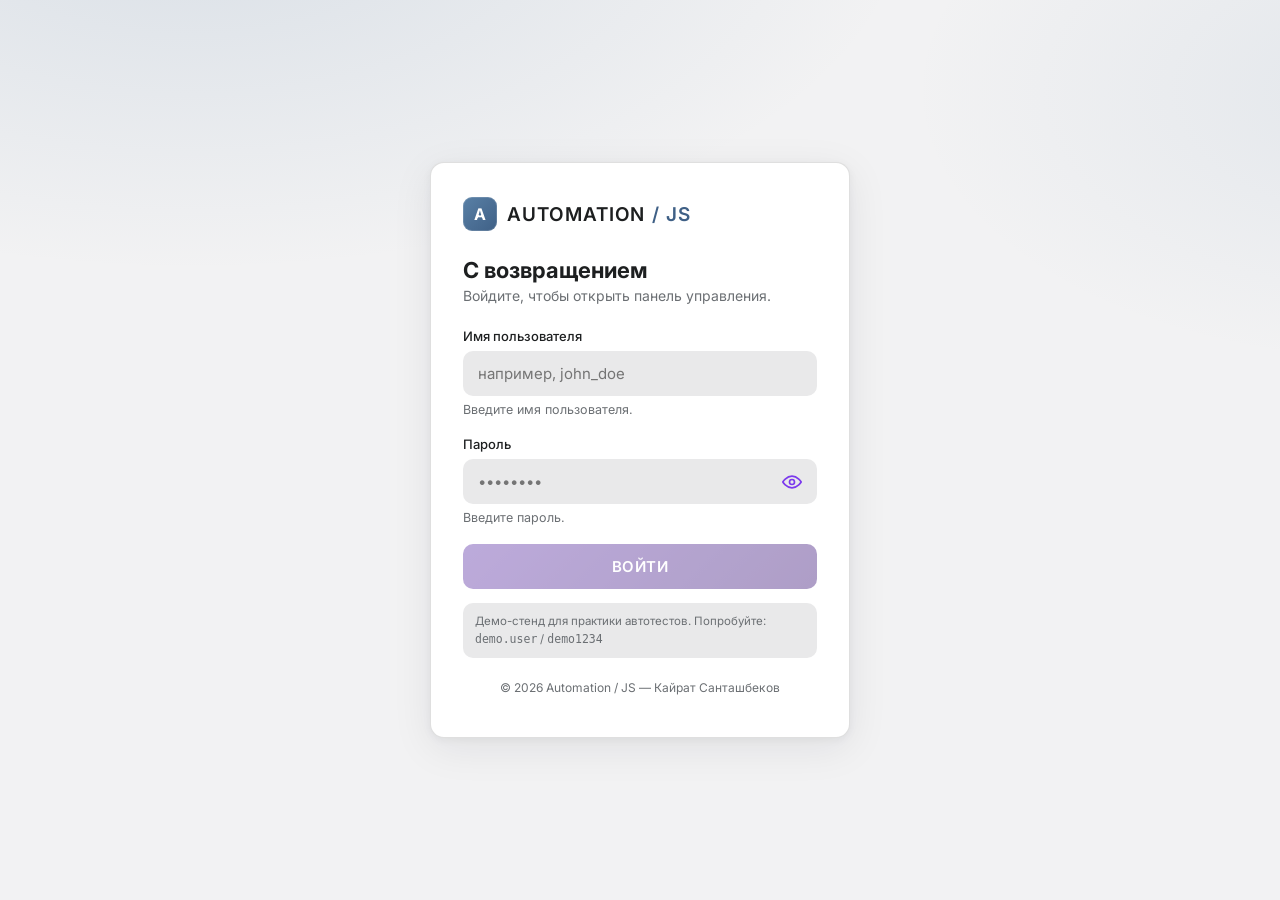
<file: admin.html>
<!DOCTYPE html>
<html lang="ru">
<head>
  <meta charset="utf-8">
  <meta name="viewport" content="width=device-width, initial-scale=1">
  <meta name="robots" content="noindex, nofollow">
  <title>Панель управления — Automation / JS</title>

  <link rel="preconnect" href="https://fonts.googleapis.com">
  <link rel="preconnect" href="https://fonts.gstatic.com" crossorigin>
  <link href="https://fonts.googleapis.com/css2?family=Inter:wght@400;500;600;700&display=swap" rel="stylesheet">

  <script>
    // Guard: run before paint so unauthenticated users never see the dashboard.
    (function () {
      "use strict";
      var TOKEN_KEY = "demo_access_token";
      try {
        var raw = localStorage.getItem(TOKEN_KEY);
        var data = raw ? JSON.parse(raw) : null;
        var valid = data && typeof data.expiresAt === "number" && Date.now() < data.expiresAt;
        if (!valid) {
          if (raw) localStorage.removeItem(TOKEN_KEY);
          window.location.replace("login.html");
        }
      } catch (e) {
        window.location.replace("login.html");
      }
    })();
  </script>

  <style>
    :root {
      --color-bg: #f2f2f3;
      --color-surface: #ffffff;
      --color-surface-2: #e9e9ea;
      --color-text: #1d1f20;
      --color-muted: #6b6f73;
      --color-accent: #5980a6;
      --color-accent-700: #3f6086;
      --color-ok: #2e7d54;
      --color-danger: #c0392b;
      --color-warn: #c98a2b;
      --color-divider: color-mix(in srgb, #1d1f20 12%, transparent);
      --font-heading: "Inter", system-ui, sans-serif;
      --font-body: "Inter", system-ui, sans-serif;
      --radius: 14px;
      --shadow: 0 1px 2px rgba(29,31,32,0.04), 0 6px 24px rgba(29,31,32,0.05);
      --sidebar-w: 244px;
    }

    * { box-sizing: border-box; }
    body {
      margin: 0;
      font-family: var(--font-body);
      color: var(--color-text);
      background: var(--color-bg);
      -webkit-font-smoothing: antialiased;
    }

    .layout { display: flex; min-height: 100vh; }

    /* ---- Sidebar ---- */
    aside {
      width: var(--sidebar-w);
      flex: none;
      background: #12161b;
      color: #c7ccd1;
      padding: 22px 16px;
      display: flex;
      flex-direction: column;
      gap: 4px;
      position: sticky;
      top: 0;
      height: 100vh;
    }
    .brand {
      display: flex; align-items: center; gap: 10px;
      font-family: var(--font-heading);
      font-weight: 600; font-size: 17px;
      letter-spacing: 0.06em; text-transform: uppercase;
      color: #fff;
      padding: 4px 8px 20px;
    }
    .brand .mark {
      width: 32px; height: 32px; border-radius: 9px;
      display: grid; place-items: center;
      background: linear-gradient(135deg, var(--color-accent), var(--color-accent-700));
      color: #fff; font-size: 15px; font-weight: 700; letter-spacing: 0;
    }
    .brand .accent { color: #8fb3d6; }
    .nav-label { font-size: 11px; text-transform: uppercase; letter-spacing: 0.08em; color: #6b7178; padding: 14px 10px 6px; }
    nav a {
      display: flex; align-items: center; gap: 11px;
      padding: 10px 12px; border-radius: 9px;
      color: #c7ccd1; text-decoration: none;
      font-size: 14px; font-weight: 500;
    }
    nav a svg { flex: none; opacity: 0.85; }
    nav a:hover { background: rgba(255,255,255,0.06); color: #fff; }
    nav a.active { background: var(--color-accent-700); color: #fff; }
    .sidebar-foot { margin-top: auto; font-size: 11px; color: #6b7178; padding: 12px 10px 0; }

    /* ---- Main ---- */
    main { flex: 1; min-width: 0; }
    header.topbar {
      display: flex; align-items: center; gap: 16px;
      padding: 18px 28px;
      background: var(--color-surface);
      border-bottom: 1px solid var(--color-divider);
      position: sticky; top: 0; z-index: 5;
    }
    header.topbar h1 { font-family: var(--font-heading); font-size: 19px; margin: 0; }
    header.topbar .sub { font-size: 12.5px; color: var(--color-muted); margin-top: 2px; }
    .spacer { margin-left: auto; }

    .search {
      background: var(--color-surface-2);
      border: 1px solid transparent;
      border-radius: 9px;
      padding: 9px 13px;
      font-size: 13.5px;
      width: 230px;
      color: var(--color-text);
    }
    .search:focus { outline: none; background: #fff; border-color: var(--color-accent); }

    .user-chip {
      display: flex; align-items: center; gap: 9px;
      font-size: 13.5px; font-weight: 500;
    }
    .avatar {
      width: 34px; height: 34px; border-radius: 50%;
      background: linear-gradient(135deg, var(--color-accent), var(--color-accent-700));
      color: #fff; display: grid; place-items: center; font-weight: 600; font-size: 14px;
    }
    .logout-btn {
      border: 1px solid var(--color-divider);
      background: var(--color-surface);
      color: var(--color-text);
      font-family: var(--font-body); font-size: 13px; font-weight: 500;
      padding: 8px 14px; border-radius: 9px; cursor: pointer;
    }
    .logout-btn:hover { background: var(--color-surface-2); }

    .content { padding: 26px 28px 40px; }

    /* ---- KPI cards ---- */
    .kpis { display: grid; grid-template-columns: repeat(4, 1fr); gap: 16px; margin-bottom: 20px; }
    .card {
      background: var(--color-surface);
      border: 1px solid var(--color-divider);
      border-radius: var(--radius);
      box-shadow: var(--shadow);
    }
    .kpi { padding: 18px 18px 16px; }
    .kpi .k-label { font-size: 12.5px; color: var(--color-muted); display: flex; align-items: center; gap: 7px; }
    .kpi .k-value { font-family: var(--font-heading); font-size: 27px; font-weight: 700; margin: 8px 0 4px; }
    .k-delta { font-size: 12.5px; font-weight: 600; display: inline-flex; align-items: center; gap: 3px; }
    .k-delta.up { color: var(--color-ok); }
    .k-delta.down { color: var(--color-danger); }
    .k-dot { width: 8px; height: 8px; border-radius: 50%; }

    /* ---- Grid ---- */
    .grid { display: grid; grid-template-columns: 2fr 1fr; gap: 16px; margin-bottom: 16px; }
    .grid.thirds { grid-template-columns: 1fr 1fr 1fr; }
    .panel { padding: 18px 20px 20px; }
    .panel h2 { font-family: var(--font-heading); font-size: 15px; margin: 0; }
    .panel .p-head { display: flex; align-items: center; justify-content: space-between; margin-bottom: 16px; }
    .panel .p-head .muted { font-size: 12px; color: var(--color-muted); }
    .legend { display: flex; gap: 16px; font-size: 12px; color: var(--color-muted); }
    .legend span { display: inline-flex; align-items: center; gap: 6px; }
    .legend i { width: 10px; height: 10px; border-radius: 3px; display: inline-block; }

    svg.chart { display: block; width: 100%; height: auto; }

    /* ---- Table ---- */
    table { width: 100%; border-collapse: collapse; font-size: 13.5px; }
    th, td { text-align: left; padding: 11px 8px; border-bottom: 1px solid var(--color-divider); }
    th { font-size: 11.5px; text-transform: uppercase; letter-spacing: 0.05em; color: var(--color-muted); font-weight: 600; }
    td.num { text-align: right; font-variant-numeric: tabular-nums; }
    .pill { font-size: 11.5px; font-weight: 600; padding: 3px 9px; border-radius: 999px; display: inline-block; }
    .pill.pass { background: color-mix(in srgb, var(--color-ok) 14%, #fff); color: var(--color-ok); }
    .pill.fail { background: color-mix(in srgb, var(--color-danger) 12%, #fff); color: var(--color-danger); }
    .pill.flaky { background: color-mix(in srgb, var(--color-warn) 16%, #fff); color: var(--color-warn); }

    .bar-track { height: 7px; background: var(--color-surface-2); border-radius: 999px; overflow: hidden; }
    .bar-fill { height: 100%; border-radius: 999px; background: linear-gradient(90deg, var(--color-accent), var(--color-accent-700)); }

    .donut-wrap { display: flex; align-items: center; gap: 20px; }
    .donut-center { text-align: center; }
    .donut-legend { font-size: 13px; display: flex; flex-direction: column; gap: 10px; }
    .donut-legend .row { display: flex; align-items: center; gap: 8px; }
    .donut-legend .row b { margin-left: auto; font-variant-numeric: tabular-nums; }

    footer.foot { padding: 8px 28px 26px; font-size: 12px; color: var(--color-muted); }

    @media (max-width: 1040px) {
      .kpis { grid-template-columns: repeat(2, 1fr); }
      .grid, .grid.thirds { grid-template-columns: 1fr; }
    }
    @media (max-width: 720px) {
      aside { display: none; }
      .search { display: none; }
    }
  </style>
</head>
<body>
  <div class="layout">
    <!-- Sidebar -->
    <aside data-testid="sidebar">
      <div class="brand">
        <span class="mark">A</span>
        <span>Automation <span class="accent">/ JS</span></span>
      </div>
      <div class="nav-label">Обзор</div>
      <nav>
        <a href="#" class="active" data-testid="nav-dashboard">
          <svg width="18" height="18" viewBox="0 0 24 24" fill="none" stroke="currentColor" stroke-width="2"><rect x="3" y="3" width="7" height="7"/><rect x="14" y="3" width="7" height="7"/><rect x="14" y="14" width="7" height="7"/><rect x="3" y="14" width="7" height="7"/></svg>
          Дашборд
        </a>
        <a href="#">
          <svg width="18" height="18" viewBox="0 0 24 24" fill="none" stroke="currentColor" stroke-width="2"><path d="M3 3v18h18"/><path d="M18 17V9M13 17V5M8 17v-3"/></svg>
          Аналитика
        </a>
        <a href="#">
          <svg width="18" height="18" viewBox="0 0 24 24" fill="none" stroke="currentColor" stroke-width="2"><path d="M9 11l3 3L22 4"/><path d="M21 12v7a2 2 0 0 1-2 2H5a2 2 0 0 1-2-2V5a2 2 0 0 1 2-2h11"/></svg>
          Тест-раны
        </a>
        <a href="#">
          <svg width="18" height="18" viewBox="0 0 24 24" fill="none" stroke="currentColor" stroke-width="2"><rect x="2" y="7" width="20" height="14" rx="2"/><path d="M16 21V5a2 2 0 0 0-2-2h-4a2 2 0 0 0-2 2v16"/></svg>
          Проекты
        </a>
      </nav>
      <div class="nav-label">Система</div>
      <nav>
        <a href="#">
          <svg width="18" height="18" viewBox="0 0 24 24" fill="none" stroke="currentColor" stroke-width="2"><path d="M17 21v-2a4 4 0 0 0-4-4H5a4 4 0 0 0-4 4v2"/><circle cx="9" cy="7" r="4"/><path d="M23 21v-2a4 4 0 0 0-3-3.87M16 3.13a4 4 0 0 1 0 7.75"/></svg>
          Пользователи
        </a>
        <a href="#">
          <svg width="18" height="18" viewBox="0 0 24 24" fill="none" stroke="currentColor" stroke-width="2"><circle cx="12" cy="12" r="3"/><path d="M19.4 15a1.65 1.65 0 0 0 .33 1.82l.06.06a2 2 0 1 1-2.83 2.83l-.06-.06a1.65 1.65 0 0 0-1.82-.33 1.65 1.65 0 0 0-1 1.51V21a2 2 0 0 1-4 0v-.09A1.65 1.65 0 0 0 9 19.4a1.65 1.65 0 0 0-1.82.33l-.06.06a2 2 0 1 1-2.83-2.83l.06-.06a1.65 1.65 0 0 0 .33-1.82 1.65 1.65 0 0 0-1.51-1H3a2 2 0 0 1 0-4h.09A1.65 1.65 0 0 0 4.6 9a1.65 1.65 0 0 0-.33-1.82l-.06-.06a2 2 0 1 1 2.83-2.83l.06.06a1.65 1.65 0 0 0 1.82.33H9a1.65 1.65 0 0 0 1-1.51V3a2 2 0 0 1 4 0v.09a1.65 1.65 0 0 0 1 1.51 1.65 1.65 0 0 0 1.82-.33l.06-.06a2 2 0 1 1 2.83 2.83l-.06.06a1.65 1.65 0 0 0-.33 1.82V9a1.65 1.65 0 0 0 1.51 1H21a2 2 0 0 1 0 4h-.09a1.65 1.65 0 0 0-1.51 1z"/></svg>
          Настройки
        </a>
      </nav>
      <div class="sidebar-foot">v2.4.1 · demo build</div>
    </aside>

    <!-- Main -->
    <main>
      <header class="topbar">
        <div>
          <h1>Дашборд</h1>
          <div class="sub" id="greeting" data-testid="greeting">Добро пожаловать</div>
        </div>
        <div class="spacer"></div>
        <input class="search" type="text" placeholder="Поиск…" aria-label="Поиск">
        <div class="user-chip">
          <span class="avatar" id="avatar" data-testid="user-avatar">U</span>
          <span id="user-name" data-testid="user-name">user</span>
        </div>
        <button class="logout-btn" id="logout" data-testid="logout-button">Выйти</button>
      </header>

      <div class="content">
        <!-- KPI row -->
        <section class="kpis" data-testid="kpi-row">
          <div class="card kpi">
            <div class="k-label"><span class="k-dot" style="background:var(--color-accent)"></span>Прогонов за 24ч</div>
            <div class="k-value">1 284</div>
            <span class="k-delta up">▲ 12.4% <span style="color:var(--color-muted);font-weight:400">за неделю</span></span>
          </div>
          <div class="card kpi">
            <div class="k-label"><span class="k-dot" style="background:var(--color-ok)"></span>Успешных тестов</div>
            <div class="k-value">96.7%</div>
            <span class="k-delta up">▲ 1.8%</span>
          </div>
          <div class="card kpi">
            <div class="k-label"><span class="k-dot" style="background:var(--color-warn)"></span>Flaky-тесты</div>
            <div class="k-value">37</div>
            <span class="k-delta down">▲ 5 <span style="color:var(--color-muted);font-weight:400">за неделю</span></span>
          </div>
          <div class="card kpi">
            <div class="k-label"><span class="k-dot" style="background:var(--color-accent-700)"></span>Среднее время</div>
            <div class="k-value">4м 12с</div>
            <span class="k-delta up" style="color:var(--color-ok)">▼ 0.9%</span>
          </div>
        </section>

        <!-- Line chart + donut -->
        <section class="grid">
          <div class="card panel">
            <div class="p-head">
              <h2>Прогоны тестов за 14 дней</h2>
              <div class="legend">
                <span><i style="background:#2e7d54"></i>Passed</span>
                <span><i style="background:#c0392b"></i>Failed</span>
              </div>
            </div>
            <svg class="chart" viewBox="0 0 720 260" role="img" aria-label="Линейный график прогонов" data-testid="chart-line">
              <!-- gridlines -->
              <g stroke="#e9e9ea" stroke-width="1">
                <line x1="40" y1="30"  x2="710" y2="30"/>
                <line x1="40" y1="85"  x2="710" y2="85"/>
                <line x1="40" y1="140" x2="710" y2="140"/>
                <line x1="40" y1="195" x2="710" y2="195"/>
                <line x1="40" y1="220" x2="710" y2="220"/>
              </g>
              <g fill="#9a9ea3" font-size="11" font-family="Inter, sans-serif">
                <text x="10" y="34">1.2k</text>
                <text x="10" y="89">900</text>
                <text x="16" y="144">600</text>
                <text x="16" y="199">300</text>
                <text x="24" y="224">0</text>
              </g>
              <!-- passed area + line -->
              <path d="M40,150 L92,132 L144,140 L196,110 L248,120 L300,92 L352,100 L404,78 L456,86 L508,66 L560,74 L612,58 L664,70 L710,52 L710,220 L40,220 Z"
                    fill="rgba(46,125,84,0.10)"/>
              <polyline points="40,150 92,132 144,140 196,110 248,120 300,92 352,100 404,78 456,86 508,66 560,74 612,58 664,70 710,52"
                    fill="none" stroke="#2e7d54" stroke-width="2.5" stroke-linejoin="round" stroke-linecap="round"/>
              <!-- failed line -->
              <polyline points="40,205 92,200 144,208 196,196 248,202 300,190 352,198 404,188 456,194 508,183 560,190 612,182 664,188 710,180"
                    fill="none" stroke="#c0392b" stroke-width="2.5" stroke-linejoin="round" stroke-linecap="round"/>
              <g fill="#2e7d54"><circle cx="710" cy="52" r="3.5"/></g>
              <g fill="#c0392b"><circle cx="710" cy="180" r="3.5"/></g>
              <g fill="#9a9ea3" font-size="10.5" font-family="Inter, sans-serif" text-anchor="middle">
                <text x="40"  y="240">22.08</text>
                <text x="196" y="240">25.08</text>
                <text x="352" y="240">28.08</text>
                <text x="508" y="240">31.08</text>
                <text x="664" y="240">03.09</text>
              </g>
            </svg>
          </div>

          <div class="card panel">
            <div class="p-head"><h2>Распределение результатов</h2></div>
            <div class="donut-wrap">
              <svg width="150" height="150" viewBox="0 0 42 42" class="chart" style="width:150px" role="img" aria-label="Круговая диаграмма" data-testid="chart-donut">
                <circle cx="21" cy="21" r="15.915" fill="none" stroke="#e9e9ea" stroke-width="6"/>
                <!-- passed 78 -->
                <circle cx="21" cy="21" r="15.915" fill="none" stroke="#2e7d54" stroke-width="6"
                        stroke-dasharray="78 22" stroke-dashoffset="25" transform="rotate(-90 21 21)"/>
                <!-- flaky 9 -->
                <circle cx="21" cy="21" r="15.915" fill="none" stroke="#c98a2b" stroke-width="6"
                        stroke-dasharray="9 91" stroke-dashoffset="-53" transform="rotate(-90 21 21)"/>
                <!-- failed 13 -->
                <circle cx="21" cy="21" r="15.915" fill="none" stroke="#c0392b" stroke-width="6"
                        stroke-dasharray="13 87" stroke-dashoffset="-62" transform="rotate(-90 21 21)"/>
                <text x="21" y="20" text-anchor="middle" font-size="7" font-weight="700" fill="#1d1f20" font-family="Inter, sans-serif">2 941</text>
                <text x="21" y="26" text-anchor="middle" font-size="3.2" fill="#6b6f73" font-family="Inter, sans-serif">всего</text>
              </svg>
              <div class="donut-legend">
                <div class="row"><span class="k-dot" style="background:#2e7d54"></span>Passed <b>78%</b></div>
                <div class="row"><span class="k-dot" style="background:#c98a2b"></span>Flaky <b>9%</b></div>
                <div class="row"><span class="k-dot" style="background:#c0392b"></span>Failed <b>13%</b></div>
              </div>
            </div>
          </div>
        </section>

        <!-- Bar chart + top suites -->
        <section class="grid">
          <div class="card panel">
            <div class="p-head">
              <h2>Длительность по браузерам</h2>
              <span class="muted">секунды, среднее</span>
            </div>
            <svg class="chart" viewBox="0 0 720 240" role="img" aria-label="Столбчатая диаграмма" data-testid="chart-bar">
              <g stroke="#e9e9ea" stroke-width="1">
                <line x1="50" y1="30" x2="710" y2="30"/>
                <line x1="50" y1="80" x2="710" y2="80"/>
                <line x1="50" y1="130" x2="710" y2="130"/>
                <line x1="50" y1="180" x2="710" y2="180"/>
              </g>
              <g fill="#5980a6">
                <rect x="90"  y="70"  width="60" height="110" rx="5"/>
                <rect x="230" y="52"  width="60" height="128" rx="5"/>
                <rect x="370" y="98"  width="60" height="82"  rx="5"/>
                <rect x="510" y="120" width="60" height="60"  rx="5"/>
                <rect x="620" y="86"  width="60" height="94"  rx="5"/>
              </g>
              <g fill="#3f6086" font-size="11.5" font-weight="600" font-family="Inter, sans-serif" text-anchor="middle">
                <text x="120" y="62">214</text>
                <text x="260" y="44">248</text>
                <text x="400" y="90">160</text>
                <text x="540" y="112">118</text>
                <text x="650" y="78">183</text>
              </g>
              <g fill="#6b6f73" font-size="11.5" font-family="Inter, sans-serif" text-anchor="middle">
                <text x="120" y="200">Chromium</text>
                <text x="260" y="200">Firefox</text>
                <text x="400" y="200">WebKit</text>
                <text x="540" y="200">Edge</text>
                <text x="650" y="200">Mobile</text>
              </g>
            </svg>
          </div>

          <div class="card panel">
            <div class="p-head"><h2>Топ тест-сьютов</h2></div>
            <div style="display:flex;flex-direction:column;gap:15px">
              <div>
                <div style="display:flex;justify-content:space-between;font-size:13px;margin-bottom:6px"><span>auth.spec.ts</span><b>99.1%</b></div>
                <div class="bar-track"><div class="bar-fill" style="width:99%"></div></div>
              </div>
              <div>
                <div style="display:flex;justify-content:space-between;font-size:13px;margin-bottom:6px"><span>checkout.spec.ts</span><b>94.3%</b></div>
                <div class="bar-track"><div class="bar-fill" style="width:94%"></div></div>
              </div>
              <div>
                <div style="display:flex;justify-content:space-between;font-size:13px;margin-bottom:6px"><span>search.spec.ts</span><b>88.7%</b></div>
                <div class="bar-track"><div class="bar-fill" style="width:89%"></div></div>
              </div>
              <div>
                <div style="display:flex;justify-content:space-between;font-size:13px;margin-bottom:6px"><span>profile.spec.ts</span><b>82.0%</b></div>
                <div class="bar-track"><div class="bar-fill" style="width:82%"></div></div>
              </div>
              <div>
                <div style="display:flex;justify-content:space-between;font-size:13px;margin-bottom:6px"><span>cart.spec.ts</span><b>76.5%</b></div>
                <div class="bar-track"><div class="bar-fill" style="width:76%"></div></div>
              </div>
            </div>
          </div>
        </section>

        <!-- Recent runs table -->
        <section class="card panel" data-testid="runs-table">
          <div class="p-head">
            <h2>Последние прогоны</h2>
            <span class="muted">обновлено только что</span>
          </div>
          <table>
            <thead>
              <tr><th>ID</th><th>Сьют</th><th>Браузер</th><th>Ветка</th><th>Статус</th><th class="num">Тестов</th><th class="num">Время</th></tr>
            </thead>
            <tbody>
              <tr><td>#48213</td><td>auth.spec.ts</td><td>Chromium</td><td>main</td><td><span class="pill pass">passed</span></td><td class="num">42</td><td class="num">1м 58с</td></tr>
              <tr><td>#48212</td><td>checkout.spec.ts</td><td>Firefox</td><td>release/3.2</td><td><span class="pill flaky">flaky</span></td><td class="num">31</td><td class="num">3м 07с</td></tr>
              <tr><td>#48211</td><td>search.spec.ts</td><td>WebKit</td><td>feature/facets</td><td><span class="pill fail">failed</span></td><td class="num">18</td><td class="num">2м 44с</td></tr>
              <tr><td>#48210</td><td>profile.spec.ts</td><td>Edge</td><td>main</td><td><span class="pill pass">passed</span></td><td class="num">27</td><td class="num">1м 12с</td></tr>
              <tr><td>#48209</td><td>cart.spec.ts</td><td>Chromium</td><td>hotfix/session</td><td><span class="pill pass">passed</span></td><td class="num">55</td><td class="num">4м 39с</td></tr>
              <tr><td>#48208</td><td>api.smoke.ts</td><td>—</td><td>main</td><td><span class="pill pass">passed</span></td><td class="num">120</td><td class="num">0м 51с</td></tr>
            </tbody>
          </table>
        </section>
      </div>

      <footer class="foot">
        © <span id="year"></span> Automation / JS — Кайрат Санташбеков · Демо-стенд для практики автотестов. Данные сгенерированы случайно.
      </footer>
    </main>
  </div>

  <script>
    "use strict";
    var TOKEN_KEY = "demo_access_token";

    function currentToken() {
      try {
        var raw = localStorage.getItem(TOKEN_KEY);
        var data = raw ? JSON.parse(raw) : null;
        if (data && typeof data.expiresAt === "number" && Date.now() < data.expiresAt) return data;
      } catch (e) {}
      return null;
    }

    var token = currentToken();
    if (!token) {
      // Belt-and-suspenders: the head guard normally handles this.
      window.location.replace("login.html");
    } else {
      var name = token.username || "user";
      document.getElementById("user-name").textContent = name;
      document.getElementById("avatar").textContent = name.charAt(0).toUpperCase();

      var hour = new Date().getHours();
      var part = hour < 6 ? "Доброй ночи" : hour < 12 ? "Доброе утро" : hour < 18 ? "Добрый день" : "Добрый вечер";
      document.getElementById("greeting").textContent = part + ", " + name + " — вот ваша сводка за сегодня.";
    }

    document.getElementById("logout").addEventListener("click", function () {
      try { localStorage.removeItem(TOKEN_KEY); } catch (e) {}
      window.location.replace("login.html");
    });

    document.getElementById("year").textContent = new Date().getFullYear();

    // Re-check expiry periodically so a session that lapses while the tab is
    // open bounces back to the login screen.
    setInterval(function () {
      if (!currentToken()) window.location.replace("login.html");
    }, 30000);
  </script>
</body>
</html>
</file>
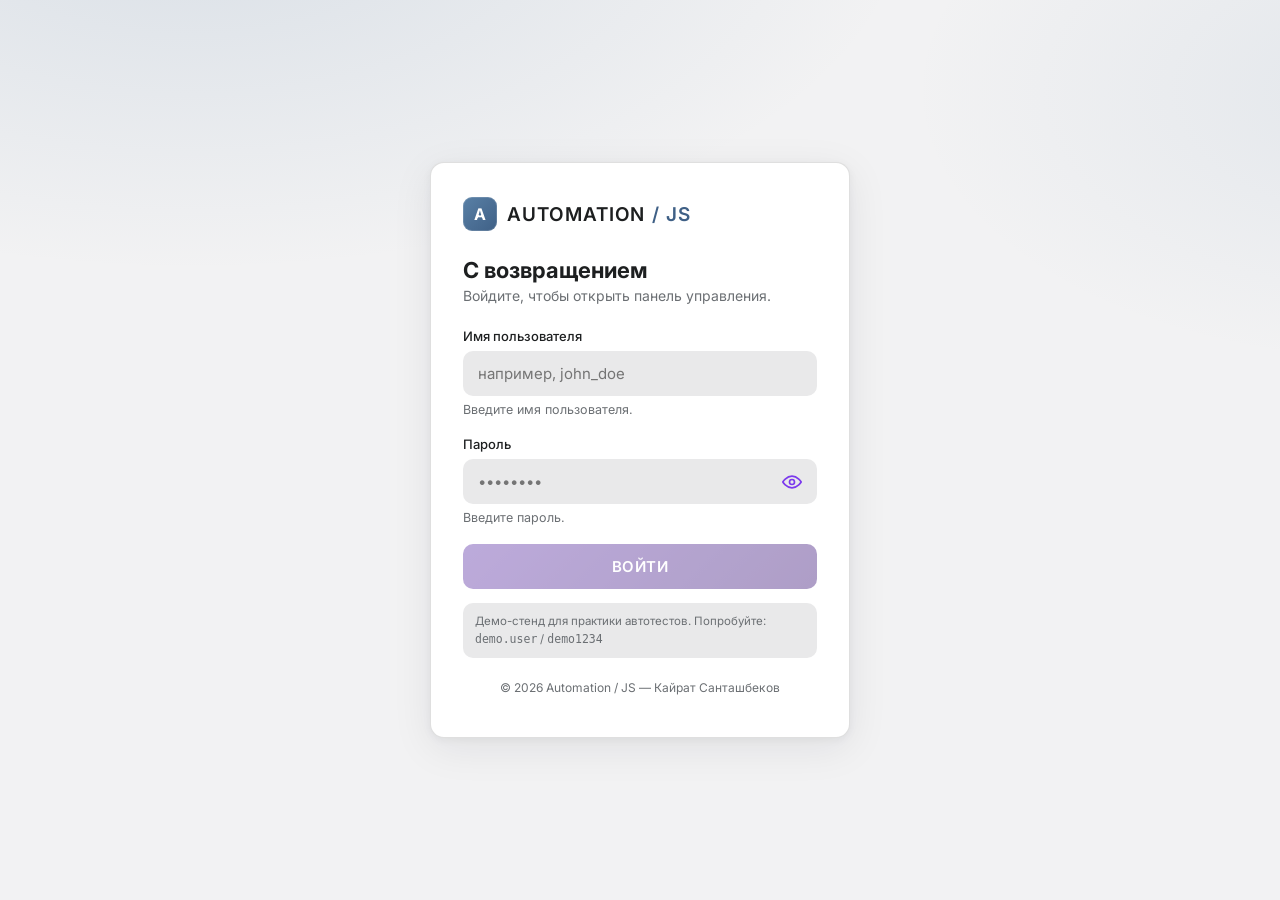
<file: automation/admin.html>
<!DOCTYPE html>
<html lang="ru">
<head>
  <meta charset="utf-8">
  <meta name="viewport" content="width=device-width, initial-scale=1">
  <meta name="robots" content="noindex, nofollow">
  <title>Панель управления — Automation / JS</title>

  <link rel="preconnect" href="https://fonts.googleapis.com">
  <link rel="preconnect" href="https://fonts.gstatic.com" crossorigin>
  <link href="https://fonts.googleapis.com/css2?family=Inter:wght@400;500;600;700&display=swap" rel="stylesheet">

  <script>
    // Guard: run before paint so unauthenticated users never see the dashboard.
    (function () {
      "use strict";
      var TOKEN_KEY = "demo_access_token";
      try {
        var raw = localStorage.getItem(TOKEN_KEY);
        var data = raw ? JSON.parse(raw) : null;
        var valid = data && typeof data.expiresAt === "number" && Date.now() < data.expiresAt;
        if (!valid) {
          if (raw) localStorage.removeItem(TOKEN_KEY);
          window.location.replace("./");
        }
      } catch (e) {
        window.location.replace("./");
      }
    })();
  </script>

  <style>
    :root {
      --color-bg: #f2f2f3;
      --color-surface: #ffffff;
      --color-surface-2: #e9e9ea;
      --color-text: #1d1f20;
      --color-muted: #6b6f73;
      --color-accent: #5980a6;
      --color-accent-700: #3f6086;
      --color-ok: #2e7d54;
      --color-danger: #c0392b;
      --color-warn: #c98a2b;
      --color-divider: color-mix(in srgb, #1d1f20 12%, transparent);
      --font-heading: "Inter", system-ui, sans-serif;
      --font-body: "Inter", system-ui, sans-serif;
      --radius: 14px;
      --shadow: 0 1px 2px rgba(29,31,32,0.04), 0 6px 24px rgba(29,31,32,0.05);
      --sidebar-w: 244px;
    }

    * { box-sizing: border-box; }
    body {
      margin: 0;
      font-family: var(--font-body);
      color: var(--color-text);
      background: var(--color-bg);
      -webkit-font-smoothing: antialiased;
    }

    .layout { display: flex; min-height: 100vh; }

    /* ---- Sidebar ---- */
    aside {
      width: var(--sidebar-w);
      flex: none;
      background: #12161b;
      color: #c7ccd1;
      padding: 22px 16px;
      display: flex;
      flex-direction: column;
      gap: 4px;
      position: sticky;
      top: 0;
      height: 100vh;
    }
    .brand {
      display: flex; align-items: center; gap: 10px;
      font-family: var(--font-heading);
      font-weight: 600; font-size: 17px;
      letter-spacing: 0.06em; text-transform: uppercase;
      color: #fff;
      padding: 4px 8px 20px;
    }
    .brand .mark {
      width: 32px; height: 32px; border-radius: 9px;
      display: grid; place-items: center;
      background: linear-gradient(135deg, var(--color-accent), var(--color-accent-700));
      color: #fff; font-size: 15px; font-weight: 700; letter-spacing: 0;
    }
    .brand .accent { color: #8fb3d6; }
    .nav-label { font-size: 11px; text-transform: uppercase; letter-spacing: 0.08em; color: #6b7178; padding: 14px 10px 6px; }
    nav a {
      display: flex; align-items: center; gap: 11px;
      padding: 10px 12px; border-radius: 9px;
      color: #c7ccd1; text-decoration: none;
      font-size: 14px; font-weight: 500;
    }
    nav a svg { flex: none; opacity: 0.85; }
    nav a:hover { background: rgba(255,255,255,0.06); color: #fff; }
    nav a.active { background: var(--color-accent-700); color: #fff; }
    .sidebar-foot { margin-top: auto; font-size: 11px; color: #6b7178; padding: 12px 10px 0; }

    /* ---- Main ---- */
    main { flex: 1; min-width: 0; }
    header.topbar {
      display: flex; align-items: center; gap: 16px;
      padding: 18px 28px;
      background: var(--color-surface);
      border-bottom: 1px solid var(--color-divider);
      position: sticky; top: 0; z-index: 5;
    }
    header.topbar h1 { font-family: var(--font-heading); font-size: 19px; margin: 0; }
    header.topbar .sub { font-size: 12.5px; color: var(--color-muted); margin-top: 2px; }
    .spacer { margin-left: auto; }

    .search {
      background: var(--color-surface-2);
      border: 1px solid transparent;
      border-radius: 9px;
      padding: 9px 13px;
      font-size: 13.5px;
      width: 230px;
      color: var(--color-text);
    }
    .search:focus { outline: none; background: #fff; border-color: var(--color-accent); }

    .user-chip {
      display: flex; align-items: center; gap: 9px;
      font-size: 13.5px; font-weight: 500;
    }
    .avatar {
      width: 34px; height: 34px; border-radius: 50%;
      background: linear-gradient(135deg, var(--color-accent), var(--color-accent-700));
      color: #fff; display: grid; place-items: center; font-weight: 600; font-size: 14px;
    }
    .logout-btn {
      border: 1px solid var(--color-divider);
      background: var(--color-surface);
      color: var(--color-text);
      font-family: var(--font-body); font-size: 13px; font-weight: 500;
      padding: 8px 14px; border-radius: 9px; cursor: pointer;
    }
    .logout-btn:hover { background: var(--color-surface-2); }

    .content { padding: 26px 28px 40px; }

    /* ---- KPI cards ---- */
    .kpis { display: grid; grid-template-columns: repeat(4, 1fr); gap: 16px; margin-bottom: 20px; }
    .card {
      background: var(--color-surface);
      border: 1px solid var(--color-divider);
      border-radius: var(--radius);
      box-shadow: var(--shadow);
    }
    .kpi { padding: 18px 18px 16px; }
    .kpi .k-label { font-size: 12.5px; color: var(--color-muted); display: flex; align-items: center; gap: 7px; }
    .kpi .k-value { font-family: var(--font-heading); font-size: 27px; font-weight: 700; margin: 8px 0 4px; }
    .k-delta { font-size: 12.5px; font-weight: 600; display: inline-flex; align-items: center; gap: 3px; }
    .k-delta.up { color: var(--color-ok); }
    .k-delta.down { color: var(--color-danger); }
    .k-dot { width: 8px; height: 8px; border-radius: 50%; }

    /* ---- Grid ---- */
    .grid { display: grid; grid-template-columns: 2fr 1fr; gap: 16px; margin-bottom: 16px; }
    .grid.thirds { grid-template-columns: 1fr 1fr 1fr; }
    .panel { padding: 18px 20px 20px; }
    .panel h2 { font-family: var(--font-heading); font-size: 15px; margin: 0; }
    .panel .p-head { display: flex; align-items: center; justify-content: space-between; margin-bottom: 16px; }
    .panel .p-head .muted { font-size: 12px; color: var(--color-muted); }
    .legend { display: flex; gap: 16px; font-size: 12px; color: var(--color-muted); }
    .legend span { display: inline-flex; align-items: center; gap: 6px; }
    .legend i { width: 10px; height: 10px; border-radius: 3px; display: inline-block; }

    svg.chart { display: block; width: 100%; height: auto; }

    /* ---- Table ---- */
    table { width: 100%; border-collapse: collapse; font-size: 13.5px; }
    th, td { text-align: left; padding: 11px 8px; border-bottom: 1px solid var(--color-divider); }
    th { font-size: 11.5px; text-transform: uppercase; letter-spacing: 0.05em; color: var(--color-muted); font-weight: 600; }
    td.num { text-align: right; font-variant-numeric: tabular-nums; }
    .pill { font-size: 11.5px; font-weight: 600; padding: 3px 9px; border-radius: 999px; display: inline-block; }
    .pill.pass { background: color-mix(in srgb, var(--color-ok) 14%, #fff); color: var(--color-ok); }
    .pill.fail { background: color-mix(in srgb, var(--color-danger) 12%, #fff); color: var(--color-danger); }
    .pill.flaky { background: color-mix(in srgb, var(--color-warn) 16%, #fff); color: var(--color-warn); }

    .bar-track { height: 7px; background: var(--color-surface-2); border-radius: 999px; overflow: hidden; }
    .bar-fill { height: 100%; border-radius: 999px; background: linear-gradient(90deg, var(--color-accent), var(--color-accent-700)); }

    .donut-wrap { display: flex; align-items: center; gap: 20px; }
    .donut-center { text-align: center; }
    .donut-legend { font-size: 13px; display: flex; flex-direction: column; gap: 10px; }
    .donut-legend .row { display: flex; align-items: center; gap: 8px; }
    .donut-legend .row b { margin-left: auto; font-variant-numeric: tabular-nums; }

    footer.foot { padding: 8px 28px 26px; font-size: 12px; color: var(--color-muted); }

    @media (max-width: 1040px) {
      .kpis { grid-template-columns: repeat(2, 1fr); }
      .grid, .grid.thirds { grid-template-columns: 1fr; }
    }
    @media (max-width: 720px) {
      aside { display: none; }
      .search { display: none; }
    }
  </style>
</head>
<body>
  <div class="layout">
    <!-- Sidebar -->
    <aside data-testid="sidebar">
      <div class="brand">
        <span class="mark">A</span>
        <span>Automation <span class="accent">/ JS</span></span>
      </div>
      <div class="nav-label">Обзор</div>
      <nav>
        <a href="#" class="active" data-testid="nav-dashboard">
          <svg width="18" height="18" viewBox="0 0 24 24" fill="none" stroke="currentColor" stroke-width="2"><rect x="3" y="3" width="7" height="7"/><rect x="14" y="3" width="7" height="7"/><rect x="14" y="14" width="7" height="7"/><rect x="3" y="14" width="7" height="7"/></svg>
          Дашборд
        </a>
        <a href="#">
          <svg width="18" height="18" viewBox="0 0 24 24" fill="none" stroke="currentColor" stroke-width="2"><path d="M3 3v18h18"/><path d="M18 17V9M13 17V5M8 17v-3"/></svg>
          Аналитика
        </a>
        <a href="#">
          <svg width="18" height="18" viewBox="0 0 24 24" fill="none" stroke="currentColor" stroke-width="2"><path d="M9 11l3 3L22 4"/><path d="M21 12v7a2 2 0 0 1-2 2H5a2 2 0 0 1-2-2V5a2 2 0 0 1 2-2h11"/></svg>
          Тест-раны
        </a>
        <a href="#">
          <svg width="18" height="18" viewBox="0 0 24 24" fill="none" stroke="currentColor" stroke-width="2"><rect x="2" y="7" width="20" height="14" rx="2"/><path d="M16 21V5a2 2 0 0 0-2-2h-4a2 2 0 0 0-2 2v16"/></svg>
          Проекты
        </a>
      </nav>
      <div class="nav-label">Система</div>
      <nav>
        <a href="#">
          <svg width="18" height="18" viewBox="0 0 24 24" fill="none" stroke="currentColor" stroke-width="2"><path d="M17 21v-2a4 4 0 0 0-4-4H5a4 4 0 0 0-4 4v2"/><circle cx="9" cy="7" r="4"/><path d="M23 21v-2a4 4 0 0 0-3-3.87M16 3.13a4 4 0 0 1 0 7.75"/></svg>
          Пользователи
        </a>
        <a href="#">
          <svg width="18" height="18" viewBox="0 0 24 24" fill="none" stroke="currentColor" stroke-width="2"><circle cx="12" cy="12" r="3"/><path d="M19.4 15a1.65 1.65 0 0 0 .33 1.82l.06.06a2 2 0 1 1-2.83 2.83l-.06-.06a1.65 1.65 0 0 0-1.82-.33 1.65 1.65 0 0 0-1 1.51V21a2 2 0 0 1-4 0v-.09A1.65 1.65 0 0 0 9 19.4a1.65 1.65 0 0 0-1.82.33l-.06.06a2 2 0 1 1-2.83-2.83l.06-.06a1.65 1.65 0 0 0 .33-1.82 1.65 1.65 0 0 0-1.51-1H3a2 2 0 0 1 0-4h.09A1.65 1.65 0 0 0 4.6 9a1.65 1.65 0 0 0-.33-1.82l-.06-.06a2 2 0 1 1 2.83-2.83l.06.06a1.65 1.65 0 0 0 1.82.33H9a1.65 1.65 0 0 0 1-1.51V3a2 2 0 0 1 4 0v.09a1.65 1.65 0 0 0 1 1.51 1.65 1.65 0 0 0 1.82-.33l.06-.06a2 2 0 1 1 2.83 2.83l-.06.06a1.65 1.65 0 0 0-.33 1.82V9a1.65 1.65 0 0 0 1.51 1H21a2 2 0 0 1 0 4h-.09a1.65 1.65 0 0 0-1.51 1z"/></svg>
          Настройки
        </a>
      </nav>
      <div class="sidebar-foot">v2.4.1 · demo build</div>
    </aside>

    <!-- Main -->
    <main>
      <header class="topbar">
        <div>
          <h1>Дашборд</h1>
          <div class="sub" id="greeting" data-testid="greeting">Добро пожаловать</div>
        </div>
        <div class="spacer"></div>
        <input class="search" type="text" placeholder="Поиск…" aria-label="Поиск">
        <div class="user-chip">
          <span class="avatar" id="avatar" data-testid="user-avatar">U</span>
          <span id="user-name" data-testid="user-name">user</span>
        </div>
        <button class="logout-btn" id="logout" data-testid="logout-button">Выйти</button>
      </header>

      <div class="content">
        <!-- KPI row -->
        <section class="kpis" data-testid="kpi-row">
          <div class="card kpi">
            <div class="k-label"><span class="k-dot" style="background:var(--color-accent)"></span>Прогонов за 24ч</div>
            <div class="k-value">1 284</div>
            <span class="k-delta up">▲ 12.4% <span style="color:var(--color-muted);font-weight:400">за неделю</span></span>
          </div>
          <div class="card kpi">
            <div class="k-label"><span class="k-dot" style="background:var(--color-ok)"></span>Успешных тестов</div>
            <div class="k-value">96.7%</div>
            <span class="k-delta up">▲ 1.8%</span>
          </div>
          <div class="card kpi">
            <div class="k-label"><span class="k-dot" style="background:var(--color-warn)"></span>Flaky-тесты</div>
            <div class="k-value">37</div>
            <span class="k-delta down">▲ 5 <span style="color:var(--color-muted);font-weight:400">за неделю</span></span>
          </div>
          <div class="card kpi">
            <div class="k-label"><span class="k-dot" style="background:var(--color-accent-700)"></span>Среднее время</div>
            <div class="k-value">4м 12с</div>
            <span class="k-delta up" style="color:var(--color-ok)">▼ 0.9%</span>
          </div>
        </section>

        <!-- Line chart + donut -->
        <section class="grid">
          <div class="card panel">
            <div class="p-head">
              <h2>Прогоны тестов за 14 дней</h2>
              <div class="legend">
                <span><i style="background:#2e7d54"></i>Passed</span>
                <span><i style="background:#c0392b"></i>Failed</span>
              </div>
            </div>
            <svg class="chart" viewBox="0 0 720 260" role="img" aria-label="Линейный график прогонов" data-testid="chart-line">
              <!-- gridlines -->
              <g stroke="#e9e9ea" stroke-width="1">
                <line x1="40" y1="30"  x2="710" y2="30"/>
                <line x1="40" y1="85"  x2="710" y2="85"/>
                <line x1="40" y1="140" x2="710" y2="140"/>
                <line x1="40" y1="195" x2="710" y2="195"/>
                <line x1="40" y1="220" x2="710" y2="220"/>
              </g>
              <g fill="#9a9ea3" font-size="11" font-family="Inter, sans-serif">
                <text x="10" y="34">1.2k</text>
                <text x="10" y="89">900</text>
                <text x="16" y="144">600</text>
                <text x="16" y="199">300</text>
                <text x="24" y="224">0</text>
              </g>
              <!-- passed area + line -->
              <path d="M40,150 L92,132 L144,140 L196,110 L248,120 L300,92 L352,100 L404,78 L456,86 L508,66 L560,74 L612,58 L664,70 L710,52 L710,220 L40,220 Z"
                    fill="rgba(46,125,84,0.10)"/>
              <polyline points="40,150 92,132 144,140 196,110 248,120 300,92 352,100 404,78 456,86 508,66 560,74 612,58 664,70 710,52"
                    fill="none" stroke="#2e7d54" stroke-width="2.5" stroke-linejoin="round" stroke-linecap="round"/>
              <!-- failed line -->
              <polyline points="40,205 92,200 144,208 196,196 248,202 300,190 352,198 404,188 456,194 508,183 560,190 612,182 664,188 710,180"
                    fill="none" stroke="#c0392b" stroke-width="2.5" stroke-linejoin="round" stroke-linecap="round"/>
              <g fill="#2e7d54"><circle cx="710" cy="52" r="3.5"/></g>
              <g fill="#c0392b"><circle cx="710" cy="180" r="3.5"/></g>
              <g fill="#9a9ea3" font-size="10.5" font-family="Inter, sans-serif" text-anchor="middle">
                <text x="40"  y="240">22.08</text>
                <text x="196" y="240">25.08</text>
                <text x="352" y="240">28.08</text>
                <text x="508" y="240">31.08</text>
                <text x="664" y="240">03.09</text>
              </g>
            </svg>
          </div>

          <div class="card panel">
            <div class="p-head"><h2>Распределение результатов</h2></div>
            <div class="donut-wrap">
              <svg width="150" height="150" viewBox="0 0 42 42" class="chart" style="width:150px" role="img" aria-label="Круговая диаграмма" data-testid="chart-donut">
                <circle cx="21" cy="21" r="15.915" fill="none" stroke="#e9e9ea" stroke-width="6"/>
                <!-- passed 78 -->
                <circle cx="21" cy="21" r="15.915" fill="none" stroke="#2e7d54" stroke-width="6"
                        stroke-dasharray="78 22" stroke-dashoffset="25" transform="rotate(-90 21 21)"/>
                <!-- flaky 9 -->
                <circle cx="21" cy="21" r="15.915" fill="none" stroke="#c98a2b" stroke-width="6"
                        stroke-dasharray="9 91" stroke-dashoffset="-53" transform="rotate(-90 21 21)"/>
                <!-- failed 13 -->
                <circle cx="21" cy="21" r="15.915" fill="none" stroke="#c0392b" stroke-width="6"
                        stroke-dasharray="13 87" stroke-dashoffset="-62" transform="rotate(-90 21 21)"/>
                <text x="21" y="20" text-anchor="middle" font-size="7" font-weight="700" fill="#1d1f20" font-family="Inter, sans-serif">2 941</text>
                <text x="21" y="26" text-anchor="middle" font-size="3.2" fill="#6b6f73" font-family="Inter, sans-serif">всего</text>
              </svg>
              <div class="donut-legend">
                <div class="row"><span class="k-dot" style="background:#2e7d54"></span>Passed <b>78%</b></div>
                <div class="row"><span class="k-dot" style="background:#c98a2b"></span>Flaky <b>9%</b></div>
                <div class="row"><span class="k-dot" style="background:#c0392b"></span>Failed <b>13%</b></div>
              </div>
            </div>
          </div>
        </section>

        <!-- Bar chart + top suites -->
        <section class="grid">
          <div class="card panel">
            <div class="p-head">
              <h2>Длительность по браузерам</h2>
              <span class="muted">секунды, среднее</span>
            </div>
            <svg class="chart" viewBox="0 0 720 240" role="img" aria-label="Столбчатая диаграмма" data-testid="chart-bar">
              <g stroke="#e9e9ea" stroke-width="1">
                <line x1="50" y1="30" x2="710" y2="30"/>
                <line x1="50" y1="80" x2="710" y2="80"/>
                <line x1="50" y1="130" x2="710" y2="130"/>
                <line x1="50" y1="180" x2="710" y2="180"/>
              </g>
              <g fill="#5980a6">
                <rect x="90"  y="70"  width="60" height="110" rx="5"/>
                <rect x="230" y="52"  width="60" height="128" rx="5"/>
                <rect x="370" y="98"  width="60" height="82"  rx="5"/>
                <rect x="510" y="120" width="60" height="60"  rx="5"/>
                <rect x="620" y="86"  width="60" height="94"  rx="5"/>
              </g>
              <g fill="#3f6086" font-size="11.5" font-weight="600" font-family="Inter, sans-serif" text-anchor="middle">
                <text x="120" y="62">214</text>
                <text x="260" y="44">248</text>
                <text x="400" y="90">160</text>
                <text x="540" y="112">118</text>
                <text x="650" y="78">183</text>
              </g>
              <g fill="#6b6f73" font-size="11.5" font-family="Inter, sans-serif" text-anchor="middle">
                <text x="120" y="200">Chromium</text>
                <text x="260" y="200">Firefox</text>
                <text x="400" y="200">WebKit</text>
                <text x="540" y="200">Edge</text>
                <text x="650" y="200">Mobile</text>
              </g>
            </svg>
          </div>

          <div class="card panel">
            <div class="p-head"><h2>Топ тест-сьютов</h2></div>
            <div style="display:flex;flex-direction:column;gap:15px">
              <div>
                <div style="display:flex;justify-content:space-between;font-size:13px;margin-bottom:6px"><span>auth.spec.ts</span><b>99.1%</b></div>
                <div class="bar-track"><div class="bar-fill" style="width:99%"></div></div>
              </div>
              <div>
                <div style="display:flex;justify-content:space-between;font-size:13px;margin-bottom:6px"><span>checkout.spec.ts</span><b>94.3%</b></div>
                <div class="bar-track"><div class="bar-fill" style="width:94%"></div></div>
              </div>
              <div>
                <div style="display:flex;justify-content:space-between;font-size:13px;margin-bottom:6px"><span>search.spec.ts</span><b>88.7%</b></div>
                <div class="bar-track"><div class="bar-fill" style="width:89%"></div></div>
              </div>
              <div>
                <div style="display:flex;justify-content:space-between;font-size:13px;margin-bottom:6px"><span>profile.spec.ts</span><b>82.0%</b></div>
                <div class="bar-track"><div class="bar-fill" style="width:82%"></div></div>
              </div>
              <div>
                <div style="display:flex;justify-content:space-between;font-size:13px;margin-bottom:6px"><span>cart.spec.ts</span><b>76.5%</b></div>
                <div class="bar-track"><div class="bar-fill" style="width:76%"></div></div>
              </div>
            </div>
          </div>
        </section>

        <!-- Recent runs table -->
        <section class="card panel" data-testid="runs-table">
          <div class="p-head">
            <h2>Последние прогоны</h2>
            <span class="muted">обновлено только что</span>
          </div>
          <table>
            <thead>
              <tr><th>ID</th><th>Сьют</th><th>Браузер</th><th>Ветка</th><th>Статус</th><th class="num">Тестов</th><th class="num">Время</th></tr>
            </thead>
            <tbody>
              <tr><td>#48213</td><td>auth.spec.ts</td><td>Chromium</td><td>main</td><td><span class="pill pass">passed</span></td><td class="num">42</td><td class="num">1м 58с</td></tr>
              <tr><td>#48212</td><td>checkout.spec.ts</td><td>Firefox</td><td>release/3.2</td><td><span class="pill flaky">flaky</span></td><td class="num">31</td><td class="num">3м 07с</td></tr>
              <tr><td>#48211</td><td>search.spec.ts</td><td>WebKit</td><td>feature/facets</td><td><span class="pill fail">failed</span></td><td class="num">18</td><td class="num">2м 44с</td></tr>
              <tr><td>#48210</td><td>profile.spec.ts</td><td>Edge</td><td>main</td><td><span class="pill pass">passed</span></td><td class="num">27</td><td class="num">1м 12с</td></tr>
              <tr><td>#48209</td><td>cart.spec.ts</td><td>Chromium</td><td>hotfix/session</td><td><span class="pill pass">passed</span></td><td class="num">55</td><td class="num">4м 39с</td></tr>
              <tr><td>#48208</td><td>api.smoke.ts</td><td>—</td><td>main</td><td><span class="pill pass">passed</span></td><td class="num">120</td><td class="num">0м 51с</td></tr>
            </tbody>
          </table>
        </section>
      </div>

      <footer class="foot">
        © <span id="year"></span> Automation / JS — Кайрат Санташбеков · Демо-стенд для практики автотестов. Данные сгенерированы случайно.
      </footer>
    </main>
  </div>

  <script>
    "use strict";
    var TOKEN_KEY = "demo_access_token";

    function currentToken() {
      try {
        var raw = localStorage.getItem(TOKEN_KEY);
        var data = raw ? JSON.parse(raw) : null;
        if (data && typeof data.expiresAt === "number" && Date.now() < data.expiresAt) return data;
      } catch (e) {}
      return null;
    }

    var token = currentToken();
    if (!token) {
      // Belt-and-suspenders: the head guard normally handles this.
      window.location.replace("./");
    } else {
      var name = token.username || "user";
      document.getElementById("user-name").textContent = name;
      document.getElementById("avatar").textContent = name.charAt(0).toUpperCase();

      var hour = new Date().getHours();
      var part = hour < 6 ? "Доброй ночи" : hour < 12 ? "Доброе утро" : hour < 18 ? "Добрый день" : "Добрый вечер";
      document.getElementById("greeting").textContent = part + ", " + name + " — вот ваша сводка за сегодня.";
    }

    document.getElementById("logout").addEventListener("click", function () {
      try { localStorage.removeItem(TOKEN_KEY); } catch (e) {}
      window.location.replace("./");
    });

    document.getElementById("year").textContent = new Date().getFullYear();

    // Re-check expiry periodically so a session that lapses while the tab is
    // open bounces back to the login screen.
    setInterval(function () {
      if (!currentToken()) window.location.replace("./");
    }, 30000);
  </script>
</body>
</html>
</file>
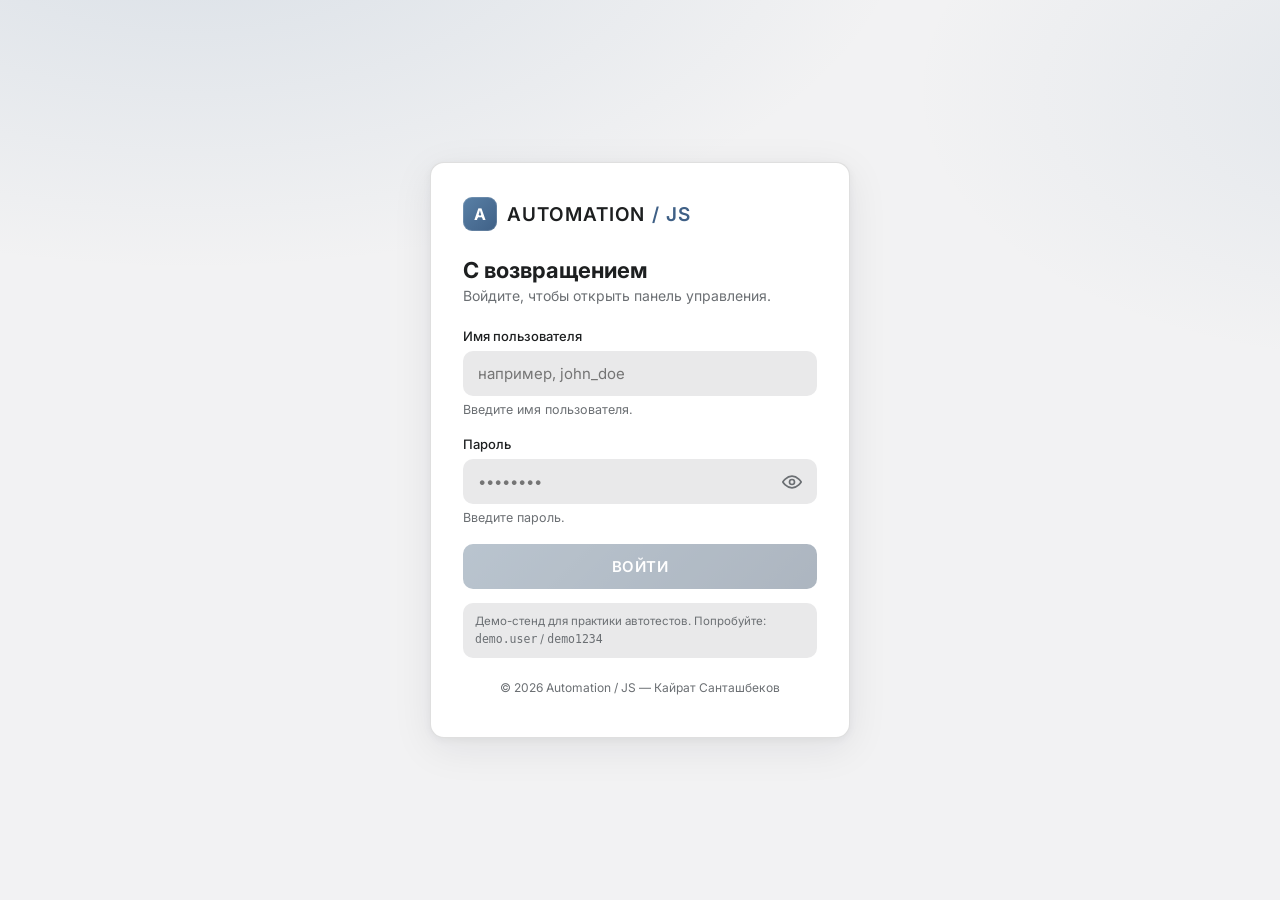
<file: course/login.html>
<!DOCTYPE html>
<html lang="ru">
<head>
  <meta charset="utf-8">
  <meta name="viewport" content="width=device-width, initial-scale=1">
  <meta name="robots" content="noindex, nofollow">
  <title>Вход — Automation / JS</title>

  <link rel="preconnect" href="https://fonts.googleapis.com">
  <link rel="preconnect" href="https://fonts.gstatic.com" crossorigin>
  <link href="https://fonts.googleapis.com/css2?family=Inter:wght@400;500;600;700&display=swap" rel="stylesheet">

  <style>
    :root {
      --color-bg: #f2f2f3;
      --color-surface: #ffffff;
      --color-surface-2: #e9e9ea;
      --color-text: #1d1f20;
      --color-muted: #6b6f73;
      --color-accent: #5980a6;
      --color-accent-700: #3f6086;
      --color-danger: #c0392b;
      --color-ok: #2e7d54;
      --color-divider: color-mix(in srgb, #1d1f20 14%, transparent);
      --font-heading: "Inter", system-ui, sans-serif;
      --font-body: "Inter", system-ui, sans-serif;
      --radius: 14px;
      --shadow: 0 10px 40px rgba(29, 31, 32, 0.08), 0 2px 8px rgba(29, 31, 32, 0.05);
    }

    * { box-sizing: border-box; }

    body {
      margin: 0;
      min-height: 100vh;
      font-family: var(--font-body);
      color: var(--color-text);
      background:
        radial-gradient(1200px 600px at 15% -10%, rgba(89, 128, 166, 0.16), transparent 60%),
        radial-gradient(900px 500px at 110% 10%, rgba(89, 128, 166, 0.10), transparent 55%),
        var(--color-bg);
      display: flex;
      align-items: center;
      justify-content: center;
      padding: 24px;
    }

    .card {
      width: 100%;
      max-width: 420px;
      background: var(--color-surface);
      border: 1px solid var(--color-divider);
      border-radius: var(--radius);
      box-shadow: var(--shadow);
      padding: 34px 32px 30px;
    }

    .brand {
      display: flex;
      align-items: center;
      gap: 10px;
      font-family: var(--font-heading);
      font-weight: 600;
      font-size: 19px;
      letter-spacing: 0.06em;
      text-transform: uppercase;
      margin-bottom: 26px;
    }
    .brand .mark {
      width: 34px; height: 34px;
      border-radius: 9px;
      display: grid; place-items: center;
      background: linear-gradient(135deg, var(--color-accent), var(--color-accent-700));
      color: #fff;
      font-size: 16px; font-weight: 700;
      letter-spacing: 0;
      box-shadow: inset 0 0 0 1px rgba(255,255,255,0.15);
    }
    .brand .accent { color: var(--color-accent-700); }

    h1 {
      font-family: var(--font-heading);
      font-size: 22px;
      margin: 0 0 4px;
    }
    .subtitle {
      color: var(--color-muted);
      font-size: 14px;
      margin: 0 0 24px;
    }

    .field { margin-bottom: 18px; }
    .field label {
      display: block;
      font-size: 13px;
      font-weight: 500;
      margin-bottom: 7px;
    }

    .control { position: relative; }

    input[type="text"],
    input[type="password"] {
      width: 100%;
      padding: 12px 14px;
      font-size: 15px;
      font-family: var(--font-body);
      color: var(--color-text);
      background: var(--color-surface-2);
      border: 1.5px solid transparent;
      border-radius: 10px;
      outline: none;
      transition: border-color .15s ease, background .15s ease, box-shadow .15s ease;
    }
    input.has-eye { padding-right: 46px; }

    input:focus {
      background: #fff;
      border-color: var(--color-accent);
      box-shadow: 0 0 0 3px rgba(89, 128, 166, 0.18);
    }
    input.invalid {
      border-color: color-mix(in srgb, var(--color-danger) 60%, transparent);
    }
    input.valid {
      border-color: color-mix(in srgb, var(--color-ok) 55%, transparent);
    }

    .eye-btn {
      position: absolute;
      right: 8px; top: 50%;
      transform: translateY(-50%);
      width: 34px; height: 34px;
      border: none;
      background: transparent;
      cursor: pointer;
      display: grid; place-items: center;
      color: var(--color-muted);
      border-radius: 8px;
    }
    .eye-btn:hover { color: var(--color-text); background: rgba(29,31,32,0.05); }
    .eye-btn:focus-visible { outline: 2px solid var(--color-accent); }

    .hint {
      min-height: 16px;
      font-size: 12.5px;
      margin-top: 6px;
      color: var(--color-muted);
    }
    .hint.error { color: var(--color-danger); }

    .form-error {
      display: none;
      align-items: center;
      gap: 8px;
      background: color-mix(in srgb, var(--color-danger) 10%, #fff);
      border: 1px solid color-mix(in srgb, var(--color-danger) 35%, transparent);
      color: var(--color-danger);
      font-size: 13.5px;
      padding: 10px 12px;
      border-radius: 10px;
      margin-bottom: 18px;
    }
    .form-error.show { display: flex; }

    button.submit {
      width: 100%;
      padding: 13px 16px;
      font-family: var(--font-heading);
      font-size: 15px;
      font-weight: 600;
      letter-spacing: 0.04em;
      text-transform: uppercase;
      color: #fff;
      background: linear-gradient(135deg, var(--color-accent), var(--color-accent-700));
      border: none;
      border-radius: 10px;
      cursor: pointer;
      transition: opacity .15s ease, transform .05s ease;
    }
    button.submit:hover:not(:disabled) { opacity: 0.94; }
    button.submit:active:not(:disabled) { transform: translateY(1px); }
    button.submit:disabled {
      cursor: not-allowed;
      opacity: 0.45;
      filter: grayscale(0.4);
    }

    .foot {
      margin-top: 22px;
      text-align: center;
      font-size: 12px;
      color: var(--color-muted);
    }
    .foot code {
      background: var(--color-surface-2);
      padding: 1px 6px;
      border-radius: 5px;
      font-size: 11.5px;
    }
    .demo-note {
      margin-top: 14px;
      font-size: 11.5px;
      line-height: 1.5;
      color: var(--color-muted);
      background: var(--color-surface-2);
      border-radius: 10px;
      padding: 10px 12px;
    }
  </style>
</head>
<body>
  <main class="card" role="main">
    <div class="brand">
      <span class="mark">A</span>
      <span>Automation <span class="accent">/ JS</span></span>
    </div>

    <h1>С возвращением</h1>
    <p class="subtitle">Войдите, чтобы открыть панель управления.</p>

    <div class="form-error" id="form-error" data-testid="form-error" role="alert" aria-live="assertive">
      <svg width="16" height="16" viewBox="0 0 24 24" fill="none" stroke="currentColor" stroke-width="2" aria-hidden="true">
        <circle cx="12" cy="12" r="10"></circle><line x1="12" y1="8" x2="12" y2="12"></line><line x1="12" y1="16" x2="12.01" y2="16"></line>
      </svg>
      <span id="form-error-text">Неверное имя пользователя или пароль.</span>
    </div>

    <form id="login-form" novalidate autocomplete="off">
      <div class="field">
        <label for="username">Имя пользователя</label>
        <div class="control">
          <input type="text" id="username" name="username" data-testid="username-input"
                 autocomplete="username" placeholder="например, john_doe" aria-describedby="username-hint">
        </div>
        <div class="hint" id="username-hint" data-testid="username-hint">3–16 символов: латиница, цифры, точка и подчёркивание.</div>
      </div>

      <div class="field">
        <label for="password">Пароль</label>
        <div class="control">
          <input type="password" id="password" name="password" class="has-eye" data-testid="password-input"
                 autocomplete="current-password" placeholder="••••••••" aria-describedby="password-hint">
          <button type="button" class="eye-btn" id="toggle-password" data-testid="toggle-password"
                  aria-label="Показать пароль" aria-pressed="false" tabindex="0">
            <svg id="eye-open" width="20" height="20" viewBox="0 0 24 24" fill="none" stroke="currentColor" stroke-width="2" aria-hidden="true">
              <path d="M1 12s4-7 11-7 11 7 11 7-4 7-11 7-11-7-11-7z"></path><circle cx="12" cy="12" r="3"></circle>
            </svg>
            <svg id="eye-closed" width="20" height="20" viewBox="0 0 24 24" fill="none" stroke="currentColor" stroke-width="2" aria-hidden="true" style="display:none">
              <path d="M17.94 17.94A10.07 10.07 0 0 1 12 20c-7 0-11-8-11-8a18.45 18.45 0 0 1 5.06-5.94M9.9 4.24A9.12 9.12 0 0 1 12 4c7 0 11 8 11 8a18.5 18.5 0 0 1-2.16 3.19m-6.72-1.07a3 3 0 1 1-4.24-4.24"></path><line x1="1" y1="1" x2="23" y2="23"></line>
            </svg>
          </button>
        </div>
        <div class="hint" id="password-hint" data-testid="password-hint">От 3 до 16 символов.</div>
      </div>

      <button type="submit" class="submit" id="submit-btn" data-testid="submit-button" disabled>Войти</button>
    </form>

    <div class="demo-note" data-testid="demo-hint">
      Демо-стенд для практики автотестов. Попробуйте: <code>demo.user</code> / <code>demo1234</code>
    </div>

    <p class="foot">© <span id="year"></span> Automation / JS — Кайрат Санташбеков</p>
  </main>

  <script>
    "use strict";

    // ---- Configuration -----------------------------------------------------
    var TOKEN_KEY = "demo_access_token";
    var TOKEN_TTL_MS = 60 * 60 * 1000; // 1 hour

    // Hardcoded "user database". No backend involved — this is a mock.
    var USERS = [
      { username: "demo.user", password: "demo1234" },
      { username: "qa_lead",   password: "Passw0rd" },
      { username: "a.smith",   password: "secret99" },
      { username: "john_doe",  password: "test123"  }
    ];

    // username: latin letters, digits, dot and underscore only, 3–16 chars,
    // no whitespace anywhere.
    var USERNAME_RE = /^[A-Za-z0-9._]{3,16}$/;

    // ---- Token helpers -----------------------------------------------------
    function readToken() {
      try {
        var raw = localStorage.getItem(TOKEN_KEY);
        if (!raw) return null;
        var data = JSON.parse(raw);
        if (!data || typeof data.expiresAt !== "number") return null;
        if (Date.now() >= data.expiresAt) {
          localStorage.removeItem(TOKEN_KEY);
          return null;
        }
        return data;
      } catch (e) {
        return null;
      }
    }

    function makeToken() {
      // A random, opaque-looking token. Purely cosmetic — nothing verifies it.
      var rand = Math.random().toString(36).slice(2) + Math.random().toString(36).slice(2);
      return {
        token: "mock." + rand,
        username: null,
        issuedAt: Date.now(),
        expiresAt: Date.now() + TOKEN_TTL_MS
      };
    }

    // If already authenticated, skip the login screen entirely.
    if (readToken()) {
      window.location.replace("admin.html");
    }

    // ---- Validation --------------------------------------------------------
    var form = document.getElementById("login-form");
    var usernameInput = document.getElementById("username");
    var passwordInput = document.getElementById("password");
    var usernameHint = document.getElementById("username-hint");
    var passwordHint = document.getElementById("password-hint");
    var submitBtn = document.getElementById("submit-btn");
    var formError = document.getElementById("form-error");
    var formErrorText = document.getElementById("form-error-text");

    function validateUsername() {
      var v = usernameInput.value;
      if (v.length === 0) return { ok: false, msg: "Введите имя пользователя." };
      if (/\s/.test(v)) return { ok: false, msg: "Пробелы не допускаются." };
      if (v.length < 3) return { ok: false, msg: "Минимум 3 символа." };
      if (v.length > 16) return { ok: false, msg: "Максимум 16 символов." };
      if (!USERNAME_RE.test(v)) return { ok: false, msg: "Только латиница, цифры, точка и подчёркивание." };
      return { ok: true, msg: "3–16 символов: латиница, цифры, точка и подчёркивание." };
    }

    function validatePassword() {
      var v = passwordInput.value;
      if (v.length === 0) return { ok: false, msg: "Введите пароль." };
      if (v.length < 3) return { ok: false, msg: "Минимум 3 символа." };
      if (v.length > 16) return { ok: false, msg: "Максимум 16 символов." };
      return { ok: true, msg: "От 3 до 16 символов." };
    }

    function paint(input, hintEl, result, touched) {
      hintEl.textContent = result.msg;
      input.classList.toggle("invalid", touched && !result.ok);
      input.classList.toggle("valid", result.ok && input.value.length > 0);
      hintEl.classList.toggle("error", touched && !result.ok);
    }

    var usernameTouched = false;
    var passwordTouched = false;

    function refresh() {
      var u = validateUsername();
      var p = validatePassword();
      paint(usernameInput, usernameHint, u, usernameTouched);
      paint(passwordInput, passwordHint, p, passwordTouched);
      submitBtn.disabled = !(u.ok && p.ok);
      return u.ok && p.ok;
    }

    function hideFormError() { formError.classList.remove("show"); }

    usernameInput.addEventListener("input", function () { usernameTouched = true; hideFormError(); refresh(); });
    passwordInput.addEventListener("input", function () { passwordTouched = true; hideFormError(); refresh(); });
    usernameInput.addEventListener("blur", function () { usernameTouched = true; refresh(); });
    passwordInput.addEventListener("blur", function () { passwordTouched = true; refresh(); });

    // ---- Password reveal toggle -------------------------------------------
    var toggleBtn = document.getElementById("toggle-password");
    var eyeOpen = document.getElementById("eye-open");
    var eyeClosed = document.getElementById("eye-closed");

    toggleBtn.addEventListener("click", function () {
      var revealed = passwordInput.type === "text";
      passwordInput.type = revealed ? "password" : "text";
      eyeOpen.style.display = revealed ? "block" : "none";
      eyeClosed.style.display = revealed ? "none" : "block";
      toggleBtn.setAttribute("aria-pressed", String(!revealed));
      toggleBtn.setAttribute("aria-label", revealed ? "Показать пароль" : "Скрыть пароль");
      passwordInput.focus();
    });

    // ---- Submit ------------------------------------------------------------
    form.addEventListener("submit", function (e) {
      e.preventDefault();
      usernameTouched = true;
      passwordTouched = true;
      if (!refresh()) return;

      var username = usernameInput.value;
      var password = passwordInput.value;

      var match = USERS.some(function (u) {
        return u.username === username && u.password === password;
      });

      if (!match) {
        formErrorText.textContent = "Неверное имя пользователя или пароль.";
        formError.classList.add("show");
        passwordInput.classList.add("invalid");
        return;
      }

      var token = makeToken();
      token.username = username;
      try {
        localStorage.setItem(TOKEN_KEY, JSON.stringify(token));
      } catch (err) { /* storage disabled — nothing we can do in a mock */ }

      window.location.replace("admin.html");
    });

    document.getElementById("year").textContent = new Date().getFullYear();
    refresh();
  </script>
</body>
</html>
</file>
